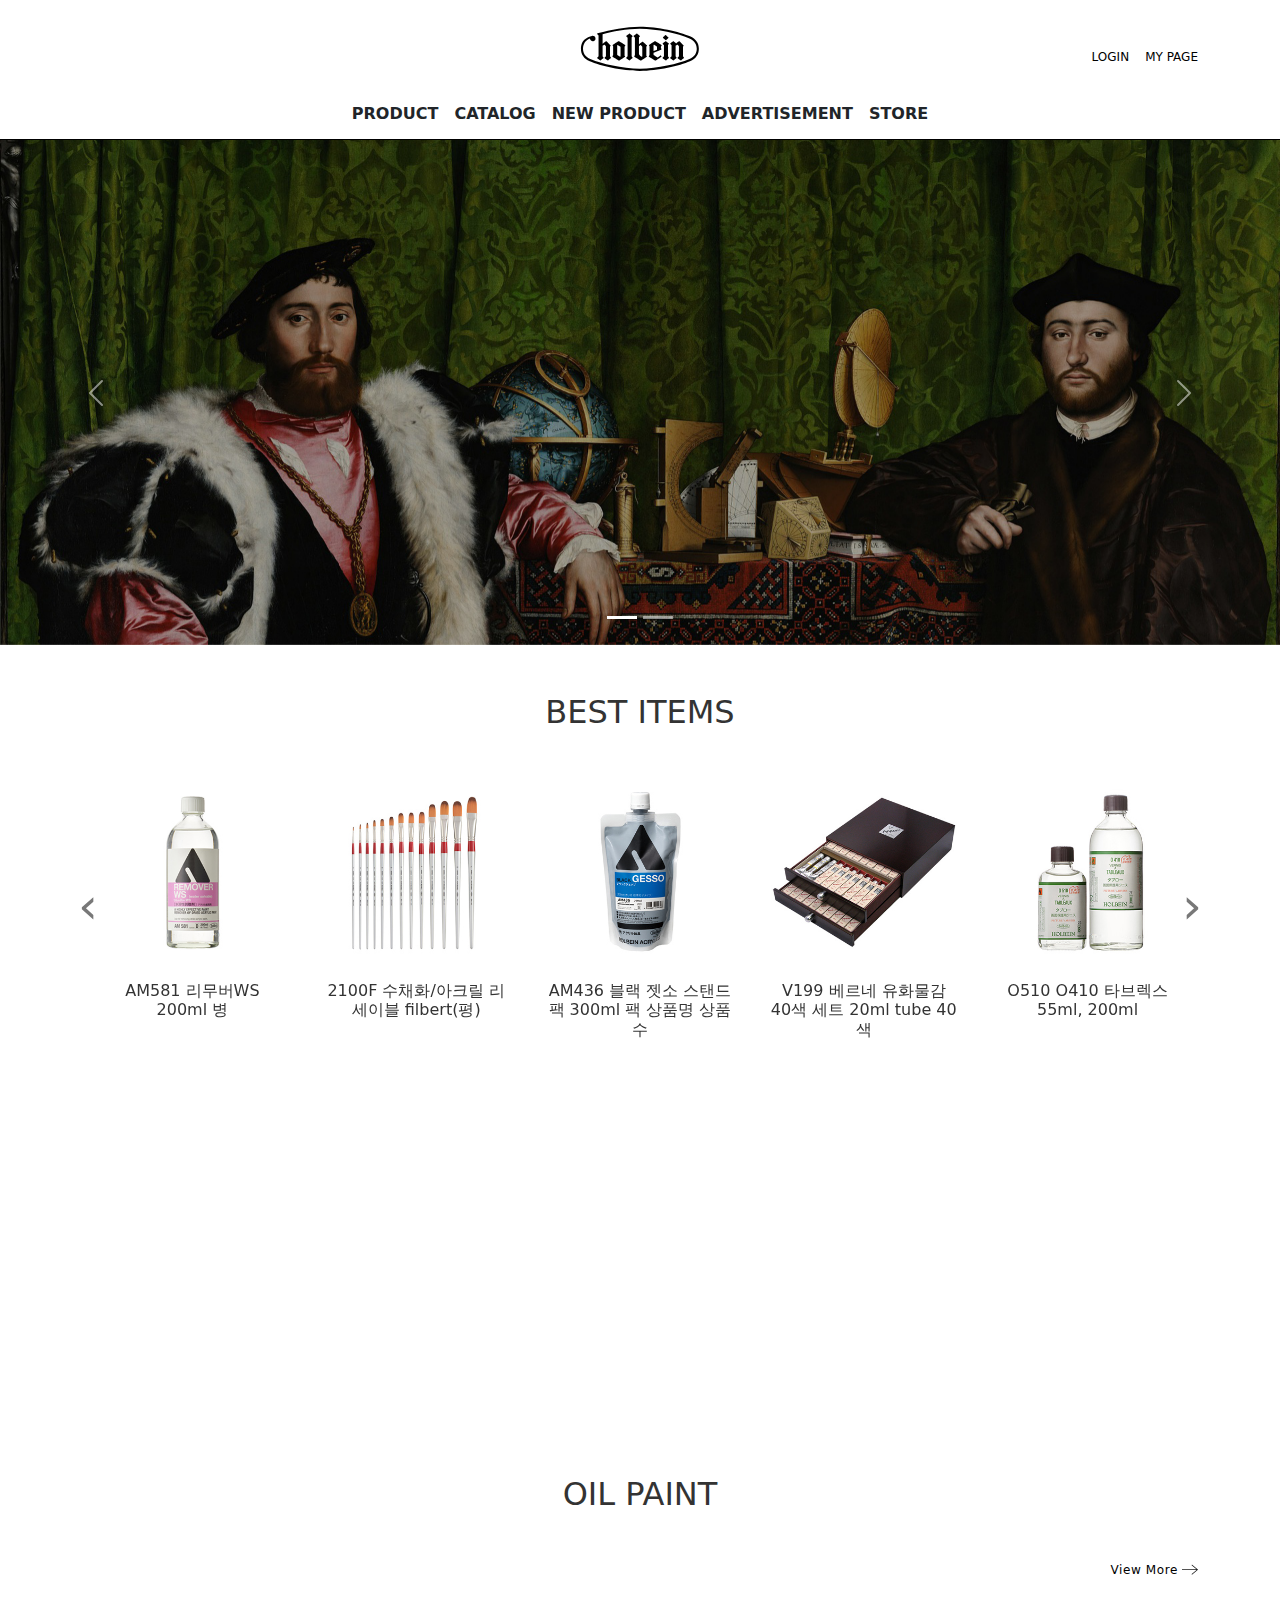
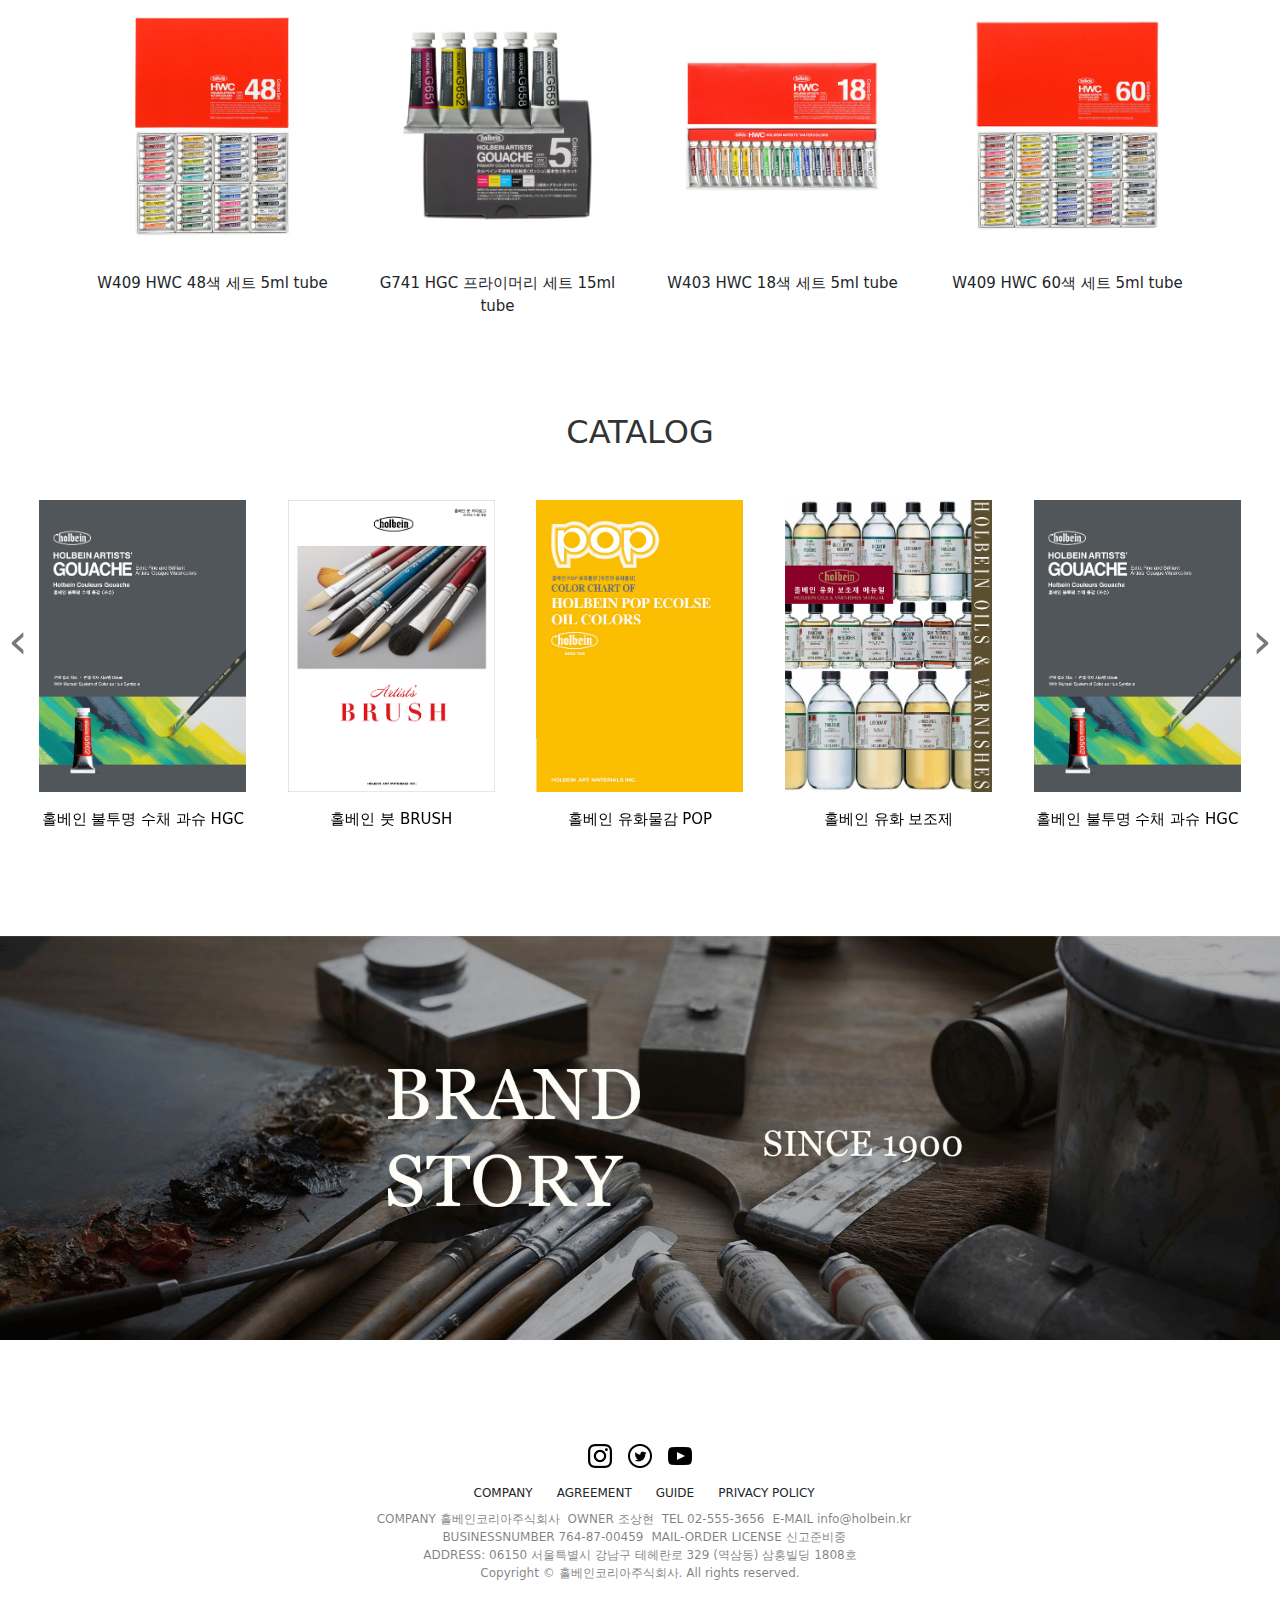
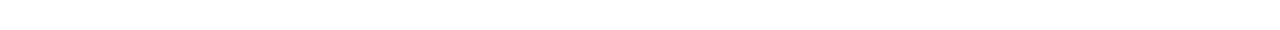
<file: index.html>
<!DOCTYPE html>
<html lang="en">

<head>
    <meta charset="UTF-8">
    <meta http-equiv="X-UA-Compatible" content="IE=edge">
    <meta name="viewport" content="width=device-width, initial-scale=1.0">
    <title>Holbein</title>
    <link rel="stylesheet" href="css/bootstrap.min.css">
    <link rel="stylesheet" href="css/main.css">
    <link rel="stylesheet" href="css/common.css">
    <link rel="shortcut icon" href="images/favicon.png">
    <link rel="stylesheet" href="css/owl.carousel.min.css">
    <link rel="stylesheet" href="css/owl.theme.default.min.css">
</head>
<body>
    <header>
        <!-- ================== navi ================== -->
      <div class="container navbar-expand-md">
         <div class="row position-relative">
                <h1 class="logo text-center px-0 py-2"><a href="index.html"><svg version="1.1" id="레이어_1" xmlns="http://www.w3.org/2000/svg" xmlns:xlink="http://www.w3.org/1999/xlink" x="0px" y="0px" width="120px" height="80px" viewBox="0 0 348.344 139.074" enable-background="new 0 0 348.344 139.074" xml:space="preserve">
                            <g>
                                <path d="M301.544,96.996c-0.652-0.653-2.551-2.541-2.551-2.541V65.449c0.746-0.663,1.385-1.334,1.702-1.732
		c0.362-0.454,0.46-0.953-0.271-1.897c-1.564-2.021-10.07-10.742-10.728-11.339c-1.022-0.93-1.541-0.979-2.491-0.271
		c-1.209,0.9-7.634,5.756-7.867,5.933c0,0-5.973-5.113-6.686-5.734c-0.698-0.607-1.619-0.965-2.49-0.311
		c-0.873,0.653-7.143,5.383-8.014,6.036c-0.873,0.653-0.506,1.235,0.147,1.89c0.654,0.654,3.488,3.395,3.488,3.395v32.414
		c0,0-2.825,2.74-3.48,3.395c-0.654,0.654-1.02,1.236-0.147,1.89c0.871,0.653,7.141,5.383,8.014,6.036
		c0.871,0.653,1.836,0.343,2.489-0.312c0.654-0.653,6.879-5.827,7.438-6.378c0.556-0.551,0.653-0.813,0-1.467
		c-0.653-0.653-2.555-2.541-2.555-2.541V63.851c-0.011-0.564,0.114-0.857,0.563-1.221c1.785-1.443,4.246-3.33,4.98-2.709
		c0.934,0.787,2.465,2.196,3.48,3.668c0.561,0.75,0.648,1.228,0.672,2.279v27.965c0,0-2.832,2.74-3.487,3.395
		c-0.653,0.654-1.021,1.236-0.147,1.89c0.871,0.653,7.141,5.383,8.014,6.036c0.871,0.653,1.836,0.343,2.488-0.312
		c0.654-0.653,6.879-5.827,7.438-6.378C302.101,97.912,302.198,97.65,301.544,96.996z"></path>
                                <path d="M149.908,38.753c0,0,1.896-1.888,2.55-2.541c0.653-0.654,0.555-0.916,0-1.467c-0.559-0.551-6.783-5.725-7.438-6.378
		c-0.653-0.654-1.618-0.965-2.489-0.311c-0.872,0.654-7.143,5.382-8.014,6.036c-0.872,0.653-0.506,1.235,0.147,1.889
		c0.655,0.654,3.488,3.396,3.488,3.396v54.455c0,0-2.826,2.74-3.48,3.395c-0.654,0.654-1.02,1.236-0.148,1.89
		s7.141,5.383,8.014,6.036c0.871,0.653,1.835,0.343,2.489-0.312c0.654-0.653,6.879-5.827,7.438-6.378
		c0.555-0.551,0.653-0.813,0-1.467c-0.654-0.653-2.558-2.541-2.558-2.541V38.753z"></path>
                                <path d="M131.323,63.069c0.267-0.363,0.522-1.593-0.346-2.135c-1.453-0.905-15.885-9.761-17.509-10.765
		c-1.021-0.63-1.72-0.406-2.41,0.054c-1.556,1.04-14.45,9.612-16.183,10.904c-1.083,0.808,0.291,2.015,1.313,3.028v26.222
		c0,0-1.655,2.087-1.901,2.424c-0.267,0.363-0.522,1.594,0.346,2.135c1.453,0.905,15.884,9.761,17.509,10.765
		c1.021,0.631,1.72,0.406,2.41-0.055c1.556-1.039,14.45-9.611,16.183-10.904c1.083-0.808-0.324-2.015-1.346-3.027V65.492
		C129.389,65.492,131.077,63.406,131.323,63.069z M116.199,95.014c-1.085-0.621-4.534-2.948-6.597-4.332
		c-0.831-0.558-1.662-0.941-1.662-3.116V63.74c0-2.644,0.521-3.426,1.471-2.884c1.085,0.62,4.534,2.947,6.597,4.331
		c0.831,0.558,1.649,0.942,1.649,3.116v23.826C117.657,94.774,117.149,95.556,116.199,95.014z"></path>
                                <path d="M159.441,39.377c0,0-2.874-2.741-3.528-3.396c-0.654-0.654-1.02-1.236-0.147-1.889c0.871-0.654,7.142-5.382,8.014-6.036
		c0.871-0.654,1.835-0.343,2.489,0.311c0.654,0.653,6.879,5.827,7.438,6.378c0.555,0.551,0.653,0.813,0,1.467
		c-0.654,0.653-2.541,2.541-2.541,2.541v20.081c0.232-0.177,8.448-6.41,9.657-7.311c0.951-0.708,1.471-0.659,2.492,0.271
		c0.656,0.598,9.162,8.004,10.727,10.025c0.73,0.944,0.633,1.443,0.271,1.897c-0.318,0.397-0.988,1.069-1.732,1.732v26.266
		c1.02,1.013,2.493,2.22,1.41,3.027c-1.732,1.293-14.627,9.865-16.184,10.904c-0.688,0.461-1.388,0.686-2.408,0.055
		c-1.625-1.004-16.056-9.859-17.51-10.765c-0.869-0.541-0.612-1.771-0.346-2.135c0.247-0.337,1.899-2.424,1.899-2.424V39.377z
		 M180.809,67.149c-0.024-1.051-0.071-1.529-0.634-2.279c-1.015-1.472-2.545-2.88-3.479-3.668c-0.734-0.62-3.197,1.267-4.982,2.709
		c-0.449,0.364-0.562,0.657-0.55,1.221V86.58c0.015,3.192,3.086,5.311,3.917,5.868c2.451,1.644,3.64,2.265,4.373,2.566
		c1.314,0.539,1.354-0.24,1.354-2.885V67.149z"></path>
                                <path d="M213.462,63.044c0.001-3.015,0.871-3.582,1.82-3.04c1.086,0.62,4.535,2.948,6.598,4.332c0.83,0.558,1.65,0.942,1.65,3.116
		v6.813c-3.486,1.487-7.442,3.188-10.068,4.302V63.044z M236.259,73.652c1.082-0.808-0.291-2.015-1.313-3.027v-5.132
		c0,0,1.678-2.086,1.925-2.423c0.267-0.363,0.522-1.593-0.346-2.135c-1.454-0.905-15.886-9.761-17.509-10.765
		c-1.021-0.63-1.721-0.406-2.41,0.054c-1.556,1.04-14.45,9.612-16.184,10.904c-1.082,0.808,0.291,2.015,1.313,3.028v26.222
		c0,0-1.654,2.087-1.9,2.424c-0.267,0.363-0.523,1.594,0.346,2.135c1.453,0.905,15.884,9.761,17.509,10.765
		c1.021,0.631,1.721,0.406,2.409-0.055c1.387-0.926,13.672-9.173,16.356-10.975c0.327-0.221,0.413-0.693,0.038-1.247
		c-0.182-0.265-1.342-2.171-1.771-2.435c-0.252-0.153-0.664-0.111-1.084,0.189c-2.01,1.445-8.495,6.042-9.168,5.603
		c-1.045-0.684-7.257-4.716-9.319-6.1c-0.831-0.558-1.688-0.941-1.688-3.116V83.61C218.718,81.313,235.75,74.032,236.259,73.652z"></path>
                                <g>
                                    <path d="M241.035,38.422c-0.537,0.546-0.703,1.356,0.336,2.222c0.886,0.738,6.367,5.58,6.854,6.013
			c0.645,0.574,1.361,0.597,2.245-0.33c0.652-0.652,5.711-5.311,6.14-5.747c0.537-0.545,0.703-1.356-0.336-2.222
			c-0.885-0.738-6.393-5.552-6.854-6.013c-0.462-0.462-1.551-0.594-2.243,0.33C246.943,32.907,242.074,37.366,241.035,38.422z"></path>
                                    <path d="M255.48,60.794c0,0,1.896-1.888,2.551-2.542c0.652-0.654,0.555-0.916,0-1.466c-0.561-0.551-6.783-5.725-7.438-6.378
			c-0.654-0.654-1.619-0.965-2.49-0.311c-0.872,0.653-7.143,5.383-8.014,6.036s-0.506,1.235,0.147,1.89
			c0.655,0.654,3.487,3.395,3.487,3.395v32.414c0,0-2.824,2.74-3.48,3.395c-0.652,0.654-1.02,1.236-0.146,1.89
			c0.871,0.653,7.142,5.383,8.014,6.036c0.871,0.653,1.836,0.343,2.49-0.312c0.654-0.653,6.877-5.827,7.436-6.378
			c0.557-0.551,0.654-0.813,0-1.467c-0.652-0.653-2.557-2.541-2.557-2.541V60.794z"></path>
                                </g>
                                <path d="M319.3,35.418C289.474,22.227,225.259,7.507,173.848,7.507c-39.596,0-86.776,8.732-120.002,18.772
		c0,0-2.872,1.024-3.596,1.41c-0.961,0.512-0.539,1.507,0.115,2.161c0.645,0.644,3.397,3.307,3.48,3.388l0.008,60.593
		c0,0-2.826,2.74-3.48,3.395c-0.654,0.654-1.02,1.236-0.147,1.89c0.871,0.653,7.141,5.383,8.014,6.036
		c0.871,0.653,1.835,0.343,2.489-0.312c0.654-0.653,6.878-5.827,7.438-6.378c0.555-0.551,0.653-0.813,0-1.467
		c-0.654-0.653-2.558-2.541-2.558-2.541l0.003-30.604c-0.012-0.564,0.114-0.857,0.564-1.221c1.784-1.443,4.246-3.33,4.98-2.709
		c0.934,0.787,2.464,2.196,3.479,3.668c0.561,0.75,0.609,1.228,0.633,2.279v27.965c0,0-2.794,2.74-3.448,3.395
		s-1.02,1.236-0.147,1.89c0.871,0.653,7.141,5.383,8.014,6.036c0.871,0.653,1.836,0.343,2.489-0.312
		c0.654-0.653,6.878-5.827,7.438-6.378c0.555-0.551,0.653-0.813,0-1.467c-0.654-0.653-2.551-2.541-2.551-2.541V65.449
		c0.746-0.663,1.384-1.334,1.701-1.732c0.362-0.454,0.46-0.953-0.271-1.897c-1.564-2.021-10.069-10.742-10.727-11.339
		c-1.021-0.93-1.542-0.979-2.492-0.271c-1.209,0.9-9.429,7.134-9.662,7.311l-0.013-27.707
		c26.957-7.578,72.658-16.009,108.249-15.817c51.443,0.277,111.75,14.535,142.279,27.201c18.51,7.68,22.748,20.121,22.77,30.656
		c-0.021,10.536-4.26,22.977-22.77,30.657c-30.528,12.665-90.836,27.2-142.279,27.2c-51.444,0-111.75-14.535-142.278-27.2
		C13.058,94.831,8.82,82.39,8.799,71.854c0-12.948,6.86-24.158,19.966-29.567c1.624,6.788,6.68,9.011,11.56,7.237
		c3.948-1.434,5.777-5.819,4.092-10.369c-1.112-3.001-3.984-5.441-9.99-4.798c-5.598,0.6-15.854,5.233-21.919,11.5
		c-2.359,2.438-9.817,11.15-9.804,25.996c0,16.23,8.162,28.683,25.691,36.436c29.825,13.191,94.041,27.911,145.452,27.911
		c51.412,0,115.626-14.72,145.453-27.911c17.529-7.753,25.691-20.205,25.691-36.436C344.992,55.624,336.83,43.172,319.3,35.418z"></path>
                            </g>
                        </svg></a></h1>
                <ul class="position-absolute end-0 w-auto nav pt-5 d-none d-md-block" id="rightGnb">
                    <li class="float-start nav-item ms-3"><a href="login.html">LOGIN</a></li>
                    <li class="float-start nav-item ms-3"><a href="#void">MY PAGE</a></li>
                </ul>
                <div class="navbar-toggler position-absolute ps-4 mt-4" data-bs-toggle="collapse" data-bs-target="#nav" style="width: 70px;">
                  <a href="#"><img src="images/menu-btn.png" alt="menu button"></a>
                </div>
            </div>
            <div class="row">
                <nav id="nav" class="collapse navbar-collapse justify-content-around">
                    <ul class="navbar-nav text-center mx-2 fw-bold">
                        <li class="nav-item"><a href="subPage1.html" class="nav-link h6 text-dark fw-bold">PRODUCT</a></li>
                        <li class="nav-item"><a href="#void" class="nav-link h6 text-dark fw-bold">CATALOG</a></li>
                        <li class="nav-item"><a href="subPage1.html" class="nav-link h6 text-dark fw-bold">NEW PRODUCT</a></li>
                        <li class="nav-item"><a href="#void" class="nav-link h6 text-dark fw-bold">ADVERTISEMENT</a></li>
                        <li class="nav-item"><a href="#void" class="nav-link h6 text-dark fw-bold">STORE</a></li>
                    </ul>
                </nav>
          </div>
      </div>
    </header>
    <!-- ================== mainBanner ================== -->
    <div class="container-fluid px-0" id="mainBanner">
        <div class="carousel slide" id="visual" data-bs-ride="carousel">
            <div class="carousel-inner">
                <div class="carousel-item active"><img src="images/banner1.jpg" alt="#void" class="w-100"></div>
                <div class="carousel-item"><img src="images/banner2.jpg" alt="#void" class="w-100"></div>
            </div>
            <ul class="list-unstyled">
                <li><a href="#visual" class="carousel-control-prev" data-bs-slide="prev"><span class="carousel-control-prev-icon" aria-hidden="true"></span></a></li>
                <li><a href="#visual" class="carousel-control-next" data-bs-slide="next"><span class="carousel-control-next-icon" aria-hidden="true"></span></a></li>
            </ul>
            <ol class="carousel-indicators">
                <li data-bs-target="#visual" data-bs-slide-to="0" class="active"></li>
                <li data-bs-target="#visual" data-bs-slide-to="1"></li>
            </ol>
        </div>
    </div>
    <!-- ================== container ================== -->
    <div id="container">
    <!-- ================== best items ================== -->
    <div class="bestItemsWrap container py-5 px-2">
        <h2 class="conTitle text-center mb-5">BEST ITEMS</h2>
        <div class="owl-carousel owl-theme">
            <div class="item">
                    <img src="images/bestItem1.jpg" alt="item1">
                    <div class="card-body">
                        <h6 class="card-title text-center">AM581 리무버WS 200ml 병</h6>
                    </div>
            </div>
            <div class="item">
                    <img src="images/bestItem2.jpg" alt="item2">
                    <div class="card-body">
                        <h6 class="card-title text-center">2100F 수채화/아크릴 리세이블 filbert(평)</h6>
                    </div>
            </div>
            <div class="item">
                    <img src="images/bestItem3.jpg" alt="item3">
                    <div class="card-body">
                        <h6 class="card-title text-center">AM436 블랙 젯소 스탠드팩 300ml 팩 상품명 상품수</h6>
                    </div>
            </div>
            <div class="item">
                    <img src="images/bestItem4.jpg" alt="item4">
                    <div class="card-body">
                        <h6 class="card-title text-center">V199 베르네 유화물감 40색 세트 20ml tube 40색</h6>
                    </div>
            </div>
            <div class="item">
                    <img src="images/bestItem5.jpg" alt="item5">
                    <div class="card-body">
                        <h6 class="card-title text-center">O510 O410 타브렉스 55ml, 200ml</h6>
                    </div>
            </div>
            <div class="item">
                    <img src="images/bestItem6.jpg" alt="item6">
                    <div class="card-body">
                        <h6 class="card-title text-center">G731 HGC 84색 세트 15ml tube</h6>
                    </div>
            </div>
            <div class="item">
                    <img src="images/bestItem7.jpg" alt="item7">
                    <div class="card-body">
                        <h6 class="card-title text-center">H401 H501 투명 미디움 50ml, 110ml tube</h6>
                    </div>
            </div>
            <div class="item">
                    <img src="images/bestItem8.jpg" alt="item8">
                    <div class="card-body">
                        <h6 class="card-title text-center">V192 베르네 유화물감 12색 세트 20ml tube 12색</h6>
                    </div>
            </div>
        </div>
    </div>
    <!-- ================== fixed banner ================== -->
    <div class="fixedBannerWrap container-fluid px-0 my-5">
        <div class="fixedBanner">
        </div>
    </div>
    <!-- ================== oil paint ================== -->
    <div class="oilPaintWrap container py-5">
        <h2 class="conTitle text-center mb-5">OIL PAINT</h2>
        <p class="arrowText text-end mb-3"><a href="subPage1.html">View More</a></p>
        <ul class="d-flex row justify-content-around text-center list-unstyled">
            <li class="col-lg-3 col-6"><a href="#voidvoid" class="text-dark text-decoration-none">
              <img src="images/item1/item1-1.jpg" alt="item1-1" class="w-100">
              <span class="d-block mt-3">W409 HWC 48색 세트 5ml tube</span></a>
            </li>
            <li class="col-lg-3 col-6"><a href="#void" class="text-dark text-decoration-none">
              <img src="images/item1/item1-2.jpg" alt="item1-2" class="w-100">
              <span class="d-block mt-3">G741 HGC 프라이머리 세트 15ml tube</span></a>
            </li>
            <li class="col-lg-3 col-6"><a href="#void" class="text-dark text-decoration-none">
              <img src="images/item1/item1-3.jpg" alt="item1-3" class="w-100">
              <span class="d-block mt-3">W403 HWC 18색 세트 5ml tube</span></a>
            </li>
            <li class="col-lg-3 col-6"><a href="#void" class="text-dark text-decoration-none">
              <img src="images/item1/item1-4.jpg" alt="item1-4" class="w-100">
              <span class="d-block mt-3">W409 HWC 60색 세트 5ml tube</span></a>
            </li>
        </ul>
    </div>
    <!-- ================== catalog ================== -->
    <div class="coatalogWrap py-5 px-2">
      <h2 class="conTitle text-center mb-5">CATALOG</h2>
        <ul class="catalogImg justify-content-around text-center px-2 list-unstyled owl-carousel owl-theme">
            <li><a href="#void">
              <img src="images/catalog1.jpg" alt="catalog1">
              <span class="d-block mt-3 ">홀베인 불투명 수채 과슈 HGC</span></a>
            </li>
            <li><a href="#void">
              <img src="images/catalog2.jpg" alt="catalog2">
              <span class="d-block mt-3 ">홀베인 붓 BRUSH</span></a>
            </li>
            <li><a href="#void">
              <img src="images/catalog3.jpg" alt="catalog3">
              <span class="d-block mt-3 ">홀베인 유화물감 POP</span></a>
            </li>
            <li><a href="#void">
              <img src="images/catalog4.jpg" alt="catalog4">
              <span class="d-block mt-3 ">홀베인 유화 보조제</span></a>
            </li>
            <li><a href="#void">
              <img src="images/catalog1.jpg" alt="catalog5">
              <span class="d-block mt-3 ">홀베인 불투명 수채 과슈 HGC</span></a>
            </li>
            <li><a href="#void">
              <img src="images/catalog2.jpg" alt="catalog6">
              <span class="d-block mt-3 ">홀베인 붓 BRUSH</span></a>
            </li>
            <li><a href="#void">
              <img src="images/catalog3.jpg" alt="catalog7">
              <span class="d-block mt-3 ">홀베인 유화물감 POP</span></a>
            </li>
            <li><a href="#void">
              <img src="images/catalog4.jpg" alt="catalog8">
              <span class="d-block mt-3 ">홀베인 유화 보조제</span></a>
            </li>
        </ul>
    </div>
      <!-- ================== banner img ================== -->
    <div class="bannerWrap container-fluid px-0 my-5">
        <div><img src="images/banner.jpg" alt="" class="w-100"></div>
    </div>
    </div>
    <!-- ================== footer ================== -->
    <footer>
      <div class="container py-5 mt-5 text-center">
        <ul class="sns px-0 nav justify-content-center">
          <li class="p-2"><a href="#void"><img src="images/instagram.png" alt="instagram"></a></li>
          <li class="p-2"><a href="#void"><img src="images/twitter.png" alt="twitter"></a></li>
          <li class="p-2"><a href="#void"><img src="images/youtube.png" alt="youtube"></a></li>
        </ul>
        <ul class="footMenu nav justify-content-center">
          <li class="nav-item p-2"><a href="#void" class="text-dark ms-2">COMPANY</a></li>
          <li class="nav-item p-2"><a href="#void" class="text-dark ms-2">AGREEMENT</a></li>
          <li class="nav-item p-2"><a href="#void" class="text-dark ms-2">GUIDE</a></li>
          <li class="nav-item p-2"><a href="#void" class="text-dark ms-2">PRIVACY POLICY</a></li>
        </ul>
        <ul class="contact nav justify-content-center">
          <li class="ms-2 "><a href="#void" class="text-black-50">COMPANY 홀베인코리아주식회사</a></li>
          <li class="ms-2"><a href="#void" class="text-black-50">OWNER 조상현</a></li>
          <li class="ms-2"><a href="#void" class="text-black-50">TEL 02-555-3656</a></li>
          <li class="ms-2"><a href="#void" class="text-black-50">E-MAIL info@holbein.kr</a></li>
        </ul>
        <ul class="contact nav justify-content-center">
          <li class="ms-2 "><a href="#void" class="text-black-50">BUSINESSNUMBER 764-87-00459</a></li>
          <li class="ms-2"><a href="#void" class="text-black-50">MAIL-ORDER LICENSE 신고준비중</a></li>
        </ul>
        <address class="mb-0 text-black-50">
          ADDRESS: 06150 서울특별시 강남구 테헤란로 329 (역삼동) 삼흥빌딩 1808호
        </address>
        <p class="text-black-50">Copyright © 홀베인코리아주식회사. All rights reserved.</p>
      </div>
    </footer>
    <!-- ================== script ================== -->
    <script src="js/bootstrap.bundle.min.js"></script>
    <script src="https://code.jquery.com/jquery-3.5.1.min.js"></script>
    <script src="https://cdnjs.cloudflare.com/ajax/libs/popper.js/1.14.7/umd/popper.min.js"></script>
    <script src="https://stackpath.bootstrapcdn.com/bootstrap/4.3.1/js/bootstrap.min.js"></script>
    <script src="js/owl.carousel.min.js"></script>
    <script>
        $('.owl-carousel').owlCarousel({
            autoplay: true,
            autoplayHoverPause: true,
            items: 4,
            nav: true,
            dots: true,
            loop: true,
            lazyLoad: true,
            margin: 5,
            stagePadding: 5,
            responsive: {
                0: {
                    items: 1,
                    dots: false
                },
                485: {
                    items: 2,
                    dots: false
                },
                728: {
                    items: 3,
                    loop: true
                },
                960: {
                    items: 4,
                    loop: true
                },
                1200: {
                    items: 5,
                    dots: false
                }
            }
        });
    </script>
</body>
</html>
</file>
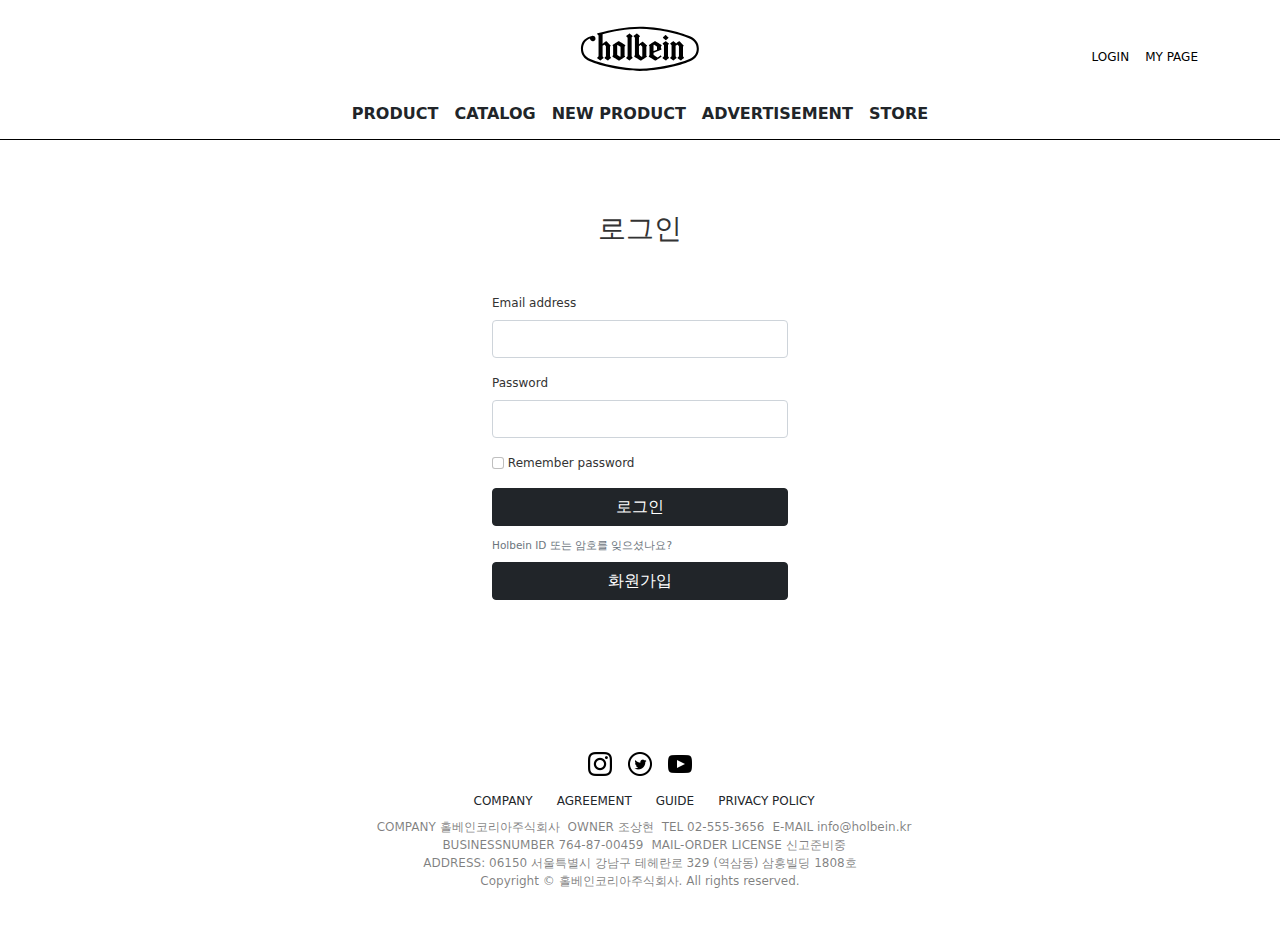
<file: login.html>
<!DOCTYPE html>
<html lang="en">

<head>
    <meta charset="UTF-8">
    <meta http-equiv="X-UA-Compatible" content="IE=edge">
    <meta name="viewport" content="width=device-width, initial-scale=1.0">
    <title>Holbein-login</title>
    <link rel="stylesheet" href="css/bootstrap.min.css">
    <link rel="stylesheet" href="css/main.css">
    <link rel="stylesheet" href="css/common.css">
    <link rel="shortcut icon" href="images/favicon.png">
</head>

<body>
  <header>
    <!-- ================== navi ================== -->
  <div class="container navbar-expand-md">
     <div class="row position-relative">
            <h1 class="logo text-center px-0 py-2"><a href="index.html"><svg version="1.1" id="레이어_1" xmlns="http://www.w3.org/2000/svg" xmlns:xlink="http://www.w3.org/1999/xlink" x="0px" y="0px" width="120px" height="80px" viewBox="0 0 348.344 139.074" enable-background="new 0 0 348.344 139.074" xml:space="preserve">
                        <g>
                            <path d="M301.544,96.996c-0.652-0.653-2.551-2.541-2.551-2.541V65.449c0.746-0.663,1.385-1.334,1.702-1.732
c0.362-0.454,0.46-0.953-0.271-1.897c-1.564-2.021-10.07-10.742-10.728-11.339c-1.022-0.93-1.541-0.979-2.491-0.271
c-1.209,0.9-7.634,5.756-7.867,5.933c0,0-5.973-5.113-6.686-5.734c-0.698-0.607-1.619-0.965-2.49-0.311
c-0.873,0.653-7.143,5.383-8.014,6.036c-0.873,0.653-0.506,1.235,0.147,1.89c0.654,0.654,3.488,3.395,3.488,3.395v32.414
c0,0-2.825,2.74-3.48,3.395c-0.654,0.654-1.02,1.236-0.147,1.89c0.871,0.653,7.141,5.383,8.014,6.036
c0.871,0.653,1.836,0.343,2.489-0.312c0.654-0.653,6.879-5.827,7.438-6.378c0.556-0.551,0.653-0.813,0-1.467
c-0.653-0.653-2.555-2.541-2.555-2.541V63.851c-0.011-0.564,0.114-0.857,0.563-1.221c1.785-1.443,4.246-3.33,4.98-2.709
c0.934,0.787,2.465,2.196,3.48,3.668c0.561,0.75,0.648,1.228,0.672,2.279v27.965c0,0-2.832,2.74-3.487,3.395
c-0.653,0.654-1.021,1.236-0.147,1.89c0.871,0.653,7.141,5.383,8.014,6.036c0.871,0.653,1.836,0.343,2.488-0.312
c0.654-0.653,6.879-5.827,7.438-6.378C302.101,97.912,302.198,97.65,301.544,96.996z"></path>
                            <path d="M149.908,38.753c0,0,1.896-1.888,2.55-2.541c0.653-0.654,0.555-0.916,0-1.467c-0.559-0.551-6.783-5.725-7.438-6.378
c-0.653-0.654-1.618-0.965-2.489-0.311c-0.872,0.654-7.143,5.382-8.014,6.036c-0.872,0.653-0.506,1.235,0.147,1.889
c0.655,0.654,3.488,3.396,3.488,3.396v54.455c0,0-2.826,2.74-3.48,3.395c-0.654,0.654-1.02,1.236-0.148,1.89
s7.141,5.383,8.014,6.036c0.871,0.653,1.835,0.343,2.489-0.312c0.654-0.653,6.879-5.827,7.438-6.378
c0.555-0.551,0.653-0.813,0-1.467c-0.654-0.653-2.558-2.541-2.558-2.541V38.753z"></path>
                            <path d="M131.323,63.069c0.267-0.363,0.522-1.593-0.346-2.135c-1.453-0.905-15.885-9.761-17.509-10.765
c-1.021-0.63-1.72-0.406-2.41,0.054c-1.556,1.04-14.45,9.612-16.183,10.904c-1.083,0.808,0.291,2.015,1.313,3.028v26.222
c0,0-1.655,2.087-1.901,2.424c-0.267,0.363-0.522,1.594,0.346,2.135c1.453,0.905,15.884,9.761,17.509,10.765
c1.021,0.631,1.72,0.406,2.41-0.055c1.556-1.039,14.45-9.611,16.183-10.904c1.083-0.808-0.324-2.015-1.346-3.027V65.492
C129.389,65.492,131.077,63.406,131.323,63.069z M116.199,95.014c-1.085-0.621-4.534-2.948-6.597-4.332
c-0.831-0.558-1.662-0.941-1.662-3.116V63.74c0-2.644,0.521-3.426,1.471-2.884c1.085,0.62,4.534,2.947,6.597,4.331
c0.831,0.558,1.649,0.942,1.649,3.116v23.826C117.657,94.774,117.149,95.556,116.199,95.014z"></path>
                            <path d="M159.441,39.377c0,0-2.874-2.741-3.528-3.396c-0.654-0.654-1.02-1.236-0.147-1.889c0.871-0.654,7.142-5.382,8.014-6.036
c0.871-0.654,1.835-0.343,2.489,0.311c0.654,0.653,6.879,5.827,7.438,6.378c0.555,0.551,0.653,0.813,0,1.467
c-0.654,0.653-2.541,2.541-2.541,2.541v20.081c0.232-0.177,8.448-6.41,9.657-7.311c0.951-0.708,1.471-0.659,2.492,0.271
c0.656,0.598,9.162,8.004,10.727,10.025c0.73,0.944,0.633,1.443,0.271,1.897c-0.318,0.397-0.988,1.069-1.732,1.732v26.266
c1.02,1.013,2.493,2.22,1.41,3.027c-1.732,1.293-14.627,9.865-16.184,10.904c-0.688,0.461-1.388,0.686-2.408,0.055
c-1.625-1.004-16.056-9.859-17.51-10.765c-0.869-0.541-0.612-1.771-0.346-2.135c0.247-0.337,1.899-2.424,1.899-2.424V39.377z
 M180.809,67.149c-0.024-1.051-0.071-1.529-0.634-2.279c-1.015-1.472-2.545-2.88-3.479-3.668c-0.734-0.62-3.197,1.267-4.982,2.709
c-0.449,0.364-0.562,0.657-0.55,1.221V86.58c0.015,3.192,3.086,5.311,3.917,5.868c2.451,1.644,3.64,2.265,4.373,2.566
c1.314,0.539,1.354-0.24,1.354-2.885V67.149z"></path>
                            <path d="M213.462,63.044c0.001-3.015,0.871-3.582,1.82-3.04c1.086,0.62,4.535,2.948,6.598,4.332c0.83,0.558,1.65,0.942,1.65,3.116
v6.813c-3.486,1.487-7.442,3.188-10.068,4.302V63.044z M236.259,73.652c1.082-0.808-0.291-2.015-1.313-3.027v-5.132
c0,0,1.678-2.086,1.925-2.423c0.267-0.363,0.522-1.593-0.346-2.135c-1.454-0.905-15.886-9.761-17.509-10.765
c-1.021-0.63-1.721-0.406-2.41,0.054c-1.556,1.04-14.45,9.612-16.184,10.904c-1.082,0.808,0.291,2.015,1.313,3.028v26.222
c0,0-1.654,2.087-1.9,2.424c-0.267,0.363-0.523,1.594,0.346,2.135c1.453,0.905,15.884,9.761,17.509,10.765
c1.021,0.631,1.721,0.406,2.409-0.055c1.387-0.926,13.672-9.173,16.356-10.975c0.327-0.221,0.413-0.693,0.038-1.247
c-0.182-0.265-1.342-2.171-1.771-2.435c-0.252-0.153-0.664-0.111-1.084,0.189c-2.01,1.445-8.495,6.042-9.168,5.603
c-1.045-0.684-7.257-4.716-9.319-6.1c-0.831-0.558-1.688-0.941-1.688-3.116V83.61C218.718,81.313,235.75,74.032,236.259,73.652z"></path>
                            <g>
                                <path d="M241.035,38.422c-0.537,0.546-0.703,1.356,0.336,2.222c0.886,0.738,6.367,5.58,6.854,6.013
  c0.645,0.574,1.361,0.597,2.245-0.33c0.652-0.652,5.711-5.311,6.14-5.747c0.537-0.545,0.703-1.356-0.336-2.222
  c-0.885-0.738-6.393-5.552-6.854-6.013c-0.462-0.462-1.551-0.594-2.243,0.33C246.943,32.907,242.074,37.366,241.035,38.422z"></path>
                                <path d="M255.48,60.794c0,0,1.896-1.888,2.551-2.542c0.652-0.654,0.555-0.916,0-1.466c-0.561-0.551-6.783-5.725-7.438-6.378
  c-0.654-0.654-1.619-0.965-2.49-0.311c-0.872,0.653-7.143,5.383-8.014,6.036s-0.506,1.235,0.147,1.89
  c0.655,0.654,3.487,3.395,3.487,3.395v32.414c0,0-2.824,2.74-3.48,3.395c-0.652,0.654-1.02,1.236-0.146,1.89
  c0.871,0.653,7.142,5.383,8.014,6.036c0.871,0.653,1.836,0.343,2.49-0.312c0.654-0.653,6.877-5.827,7.436-6.378
  c0.557-0.551,0.654-0.813,0-1.467c-0.652-0.653-2.557-2.541-2.557-2.541V60.794z"></path>
                            </g>
                            <path d="M319.3,35.418C289.474,22.227,225.259,7.507,173.848,7.507c-39.596,0-86.776,8.732-120.002,18.772
c0,0-2.872,1.024-3.596,1.41c-0.961,0.512-0.539,1.507,0.115,2.161c0.645,0.644,3.397,3.307,3.48,3.388l0.008,60.593
c0,0-2.826,2.74-3.48,3.395c-0.654,0.654-1.02,1.236-0.147,1.89c0.871,0.653,7.141,5.383,8.014,6.036
c0.871,0.653,1.835,0.343,2.489-0.312c0.654-0.653,6.878-5.827,7.438-6.378c0.555-0.551,0.653-0.813,0-1.467
c-0.654-0.653-2.558-2.541-2.558-2.541l0.003-30.604c-0.012-0.564,0.114-0.857,0.564-1.221c1.784-1.443,4.246-3.33,4.98-2.709
c0.934,0.787,2.464,2.196,3.479,3.668c0.561,0.75,0.609,1.228,0.633,2.279v27.965c0,0-2.794,2.74-3.448,3.395
s-1.02,1.236-0.147,1.89c0.871,0.653,7.141,5.383,8.014,6.036c0.871,0.653,1.836,0.343,2.489-0.312
c0.654-0.653,6.878-5.827,7.438-6.378c0.555-0.551,0.653-0.813,0-1.467c-0.654-0.653-2.551-2.541-2.551-2.541V65.449
c0.746-0.663,1.384-1.334,1.701-1.732c0.362-0.454,0.46-0.953-0.271-1.897c-1.564-2.021-10.069-10.742-10.727-11.339
c-1.021-0.93-1.542-0.979-2.492-0.271c-1.209,0.9-9.429,7.134-9.662,7.311l-0.013-27.707
c26.957-7.578,72.658-16.009,108.249-15.817c51.443,0.277,111.75,14.535,142.279,27.201c18.51,7.68,22.748,20.121,22.77,30.656
c-0.021,10.536-4.26,22.977-22.77,30.657c-30.528,12.665-90.836,27.2-142.279,27.2c-51.444,0-111.75-14.535-142.278-27.2
C13.058,94.831,8.82,82.39,8.799,71.854c0-12.948,6.86-24.158,19.966-29.567c1.624,6.788,6.68,9.011,11.56,7.237
c3.948-1.434,5.777-5.819,4.092-10.369c-1.112-3.001-3.984-5.441-9.99-4.798c-5.598,0.6-15.854,5.233-21.919,11.5
c-2.359,2.438-9.817,11.15-9.804,25.996c0,16.23,8.162,28.683,25.691,36.436c29.825,13.191,94.041,27.911,145.452,27.911
c51.412,0,115.626-14.72,145.453-27.911c17.529-7.753,25.691-20.205,25.691-36.436C344.992,55.624,336.83,43.172,319.3,35.418z"></path>
                        </g>
                    </svg></a></h1>
            <ul class="position-absolute end-0 w-auto nav pt-5 d-none d-md-block" id="rightGnb">
                <li class="float-start nav-item ms-3"><a href="login.html">LOGIN</a></li>
                <li class="float-start nav-item ms-3"><a href="#void">MY PAGE</a></li>
            </ul>
            <div class="navbar-toggler position-absolute ps-4 mt-4" data-bs-toggle="collapse" data-bs-target="#nav" style="width: 70px;">
              <a href="#"><img src="images/menu-btn.png" alt="menu button"></a>
            </div>
        </div>
        <div class="row">
            <nav id="nav" class="collapse navbar-collapse justify-content-around">
                <ul class="navbar-nav text-center mx-2 fw-bold">
                    <li class="nav-item"><a href="subPage1.html" class="nav-link h6 text-dark fw-bold">PRODUCT</a></li>
                    <li class="nav-item"><a href="#void" class="nav-link h6 text-dark fw-bold">CATALOG</a></li>
                    <li class="nav-item"><a href="subPage1.html" class="nav-link h6 text-dark fw-bold">NEW PRODUCT</a></li>
                    <li class="nav-item"><a href="#void" class="nav-link h6 text-dark fw-bold">ADVERTISEMENT</a></li>
                    <li class="nav-item"><a href="#void" class="nav-link h6 text-dark fw-bold">STORE</a></li>
                </ul>
            </nav>
      </div>
  </div>
</header>
    <!-- ================== container ================== -->
    <div id="container">
      <!-- ================== login ================== -->
          <div class="row py-5 loginWrap mt-4 mb-5 col-sm-9 col-md-7 col-lg-3 mx-auto">
            <h3 class="text-center">로그인</h3>
            <form method="GET" id="login-form">
                <div class="mb-3 mt-5">
                  <label for="exampleInputEmail1" class="form-label">Email address</label>
                  <input type="email" name="id" class="form-control" id="exampleInputEmail1" required>
                </div>
                <div class="mb-3">
                  <label for="exampleInputPassword1" class="form-label">Password</label>
                  <input type="password" name="password" class="form-control" id="exampleInputPassword1" pattern="[A-Za-z]{8}" required>
                </div>
                <div class="mb-3">
                  <input class="form-check-input" type="checkbox" id="rememberPasswordCheck">
                  <label class="form-check-label" for="rememberPasswordCheck">Remember password</label>
                </div>
                <div class="d-grid gap-2 col-12 mx-auto">
                  <button class="btn btn-dark" type="submit">로그인</button>
                  <div id="submitHelp" class="form-text">Holbein ID 또는 암호를 잊으셨나요?</div>
                  <button class="btn btn-dark" type="button">화원가입</button>
                </div>
              </form>
              </div>
              </div>
      <!-- ================== footer ================== -->
      <footer>
        <div class="container py-5 mt-5 text-center">
          <ul class="sns px-0 nav justify-content-center">
            <li class="p-2"><a href="#void"><img src="images/instagram.png" alt="instagram"></a></li>
            <li class="p-2"><a href="#void"><img src="images/twitter.png" alt="twitter"></a></li>
            <li class="p-2"><a href="#void"><img src="images/youtube.png" alt="youtube"></a></li>
          </ul>
          <ul class="footMenu nav justify-content-center">
            <li class="nav-item p-2"><a href="#void" class="text-dark ms-2">COMPANY</a></li>
            <li class="nav-item p-2"><a href="#void" class="text-dark ms-2">AGREEMENT</a></li>
            <li class="nav-item p-2"><a href="#void" class="text-dark ms-2">GUIDE</a></li>
            <li class="nav-item p-2"><a href="#void" class="text-dark ms-2">PRIVACY POLICY</a></li>
          </ul>
          <ul class="contact nav justify-content-center">
            <li class="ms-2 "><a href="#void" class="text-black-50">COMPANY 홀베인코리아주식회사</a></li>
            <li class="ms-2"><a href="#void" class="text-black-50">OWNER 조상현</a></li>
            <li class="ms-2"><a href="#void" class="text-black-50">TEL 02-555-3656</a></li>
            <li class="ms-2"><a href="#void" class="text-black-50">E-MAIL info@holbein.kr</a></li>
          </ul>
          <ul class="contact nav justify-content-center">
            <li class="ms-2 "><a href="#void" class="text-black-50">BUSINESSNUMBER 764-87-00459</a></li>
            <li class="ms-2"><a href="#void" class="text-black-50">MAIL-ORDER LICENSE 신고준비중</a></li>
          </ul>
          <address class="mb-0 text-black-50">
            ADDRESS: 06150 서울특별시 강남구 테헤란로 329 (역삼동) 삼흥빌딩 1808호
          </address>
          <p class="text-black-50">Copyright © 홀베인코리아주식회사. All rights reserved.</p>
        </div>
      </footer>
    <!-- ================== script ================== -->
</body>
</html>
</file>
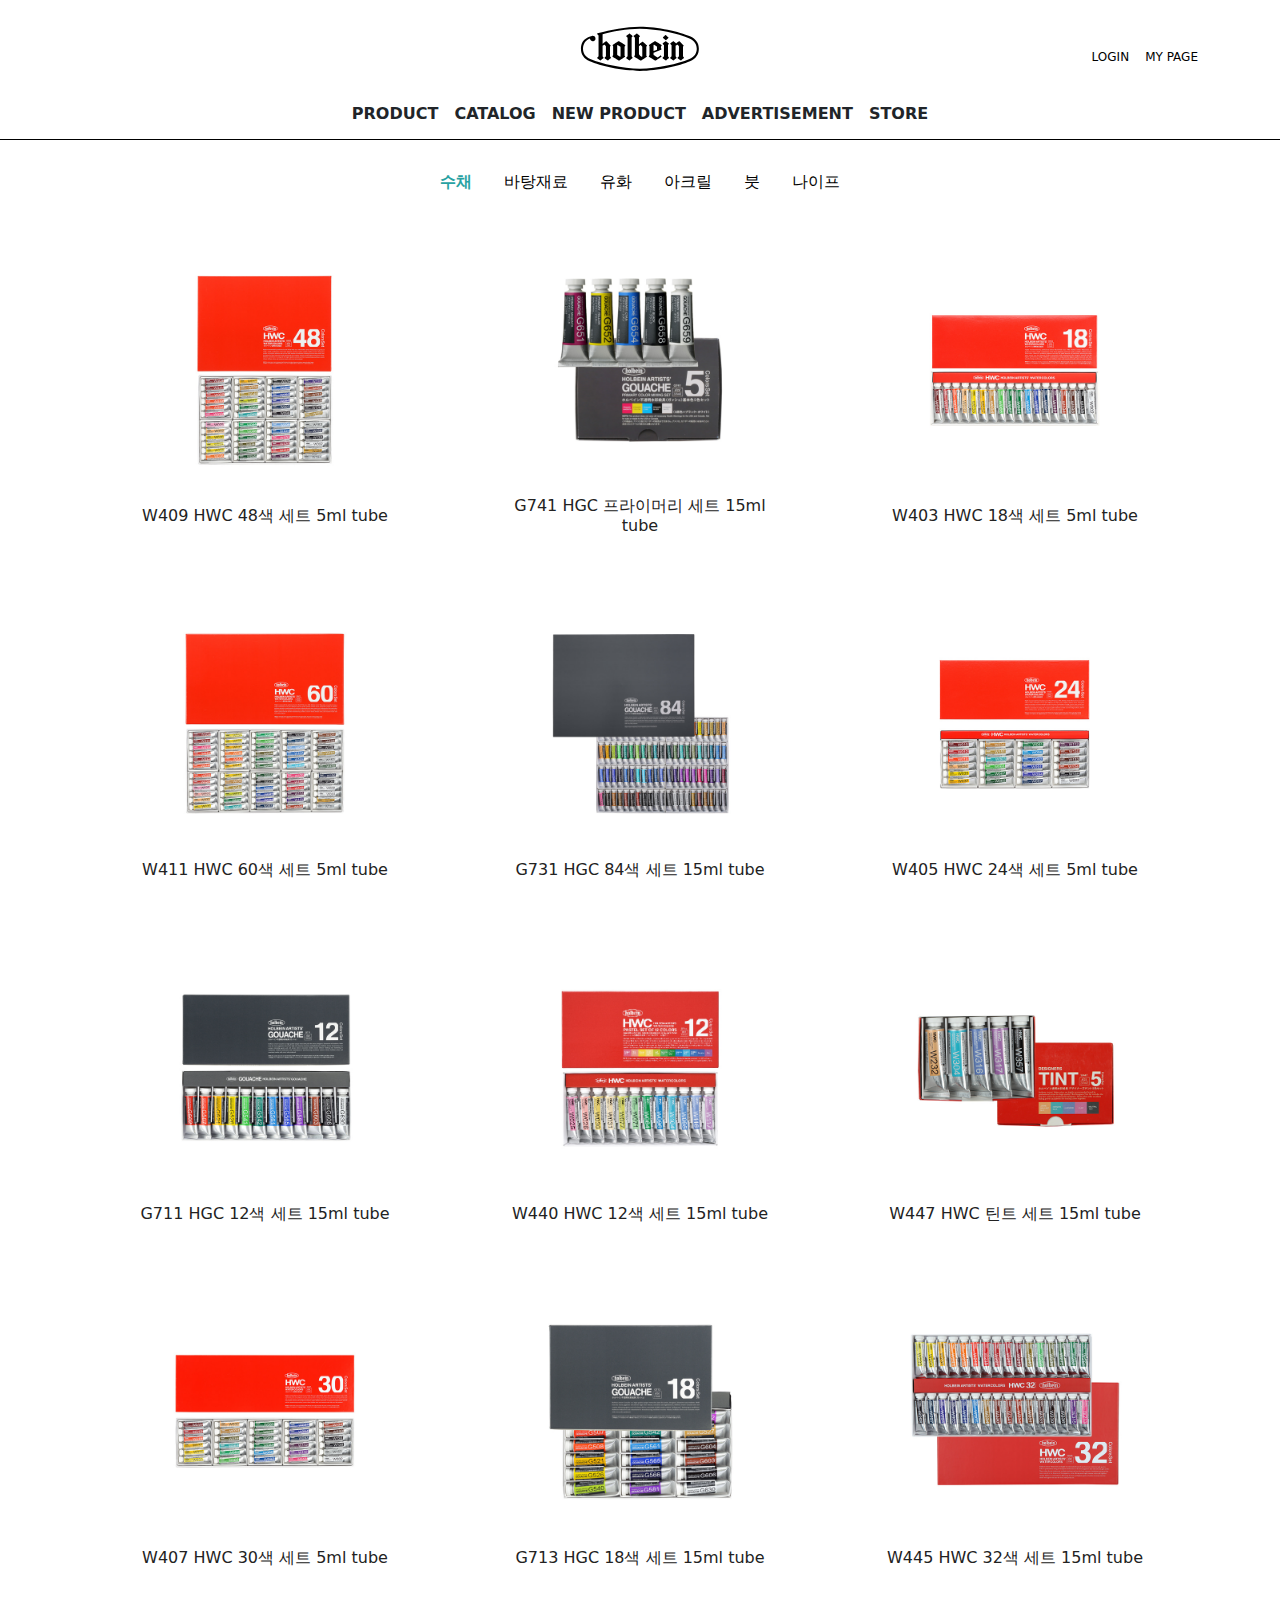
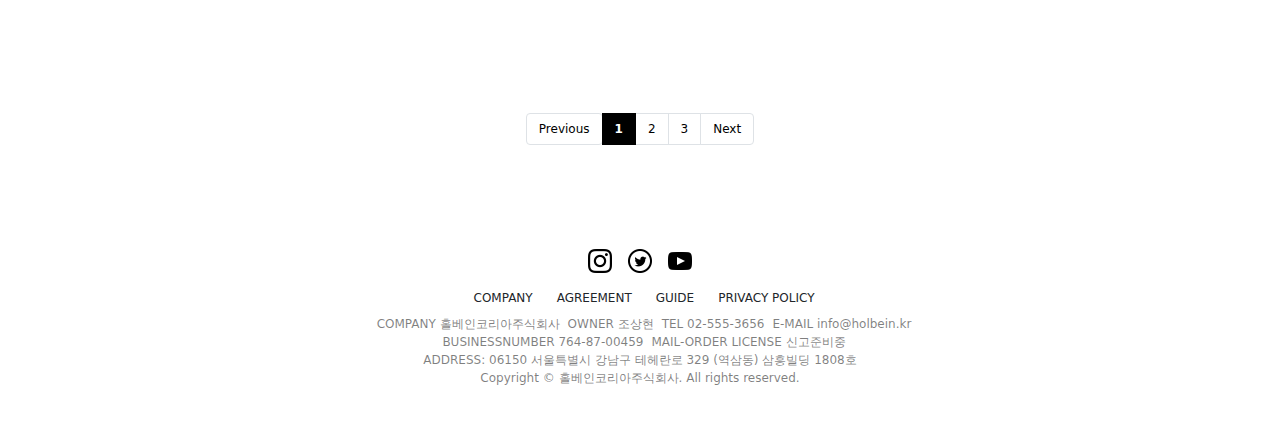
<file: subPage1.html>
<!DOCTYPE html>
  <html lang="en">
    
    <head>
      <meta charset="UTF-8">
      <meta http-equiv="X-UA-Compatible" content="IE=edge">
      <meta name="viewport" content="width=device-width, initial-scale=1.0">
      <title>PRODUCT</title>
      <link rel="stylesheet" href="css/subPageStyle.css">
      <link rel="stylesheet" href="css/bootstrap.min.css">
      <link rel="shortcut icon" href="images/favicon.png">
      <link rel="stylesheet" href="css/common.css">
  </head>
  <body>
  <header>
    <!-- ================== navi ================== -->
  <div class="container navbar-expand-md">
     <div class="row position-relative">
            <h1 class="logo text-center px-0 py-2"><a href="index.html"><svg version="1.1" id="레이어_1" xmlns="http://www.w3.org/2000/svg" xmlns:xlink="http://www.w3.org/1999/xlink" x="0px" y="0px" width="120px" height="80px" viewBox="0 0 348.344 139.074" enable-background="new 0 0 348.344 139.074" xml:space="preserve">
                        <g>
                            <path d="M301.544,96.996c-0.652-0.653-2.551-2.541-2.551-2.541V65.449c0.746-0.663,1.385-1.334,1.702-1.732
c0.362-0.454,0.46-0.953-0.271-1.897c-1.564-2.021-10.07-10.742-10.728-11.339c-1.022-0.93-1.541-0.979-2.491-0.271
c-1.209,0.9-7.634,5.756-7.867,5.933c0,0-5.973-5.113-6.686-5.734c-0.698-0.607-1.619-0.965-2.49-0.311
c-0.873,0.653-7.143,5.383-8.014,6.036c-0.873,0.653-0.506,1.235,0.147,1.89c0.654,0.654,3.488,3.395,3.488,3.395v32.414
c0,0-2.825,2.74-3.48,3.395c-0.654,0.654-1.02,1.236-0.147,1.89c0.871,0.653,7.141,5.383,8.014,6.036
c0.871,0.653,1.836,0.343,2.489-0.312c0.654-0.653,6.879-5.827,7.438-6.378c0.556-0.551,0.653-0.813,0-1.467
c-0.653-0.653-2.555-2.541-2.555-2.541V63.851c-0.011-0.564,0.114-0.857,0.563-1.221c1.785-1.443,4.246-3.33,4.98-2.709
c0.934,0.787,2.465,2.196,3.48,3.668c0.561,0.75,0.648,1.228,0.672,2.279v27.965c0,0-2.832,2.74-3.487,3.395
c-0.653,0.654-1.021,1.236-0.147,1.89c0.871,0.653,7.141,5.383,8.014,6.036c0.871,0.653,1.836,0.343,2.488-0.312
c0.654-0.653,6.879-5.827,7.438-6.378C302.101,97.912,302.198,97.65,301.544,96.996z"></path>
                            <path d="M149.908,38.753c0,0,1.896-1.888,2.55-2.541c0.653-0.654,0.555-0.916,0-1.467c-0.559-0.551-6.783-5.725-7.438-6.378
c-0.653-0.654-1.618-0.965-2.489-0.311c-0.872,0.654-7.143,5.382-8.014,6.036c-0.872,0.653-0.506,1.235,0.147,1.889
c0.655,0.654,3.488,3.396,3.488,3.396v54.455c0,0-2.826,2.74-3.48,3.395c-0.654,0.654-1.02,1.236-0.148,1.89
s7.141,5.383,8.014,6.036c0.871,0.653,1.835,0.343,2.489-0.312c0.654-0.653,6.879-5.827,7.438-6.378
c0.555-0.551,0.653-0.813,0-1.467c-0.654-0.653-2.558-2.541-2.558-2.541V38.753z"></path>
                            <path d="M131.323,63.069c0.267-0.363,0.522-1.593-0.346-2.135c-1.453-0.905-15.885-9.761-17.509-10.765
c-1.021-0.63-1.72-0.406-2.41,0.054c-1.556,1.04-14.45,9.612-16.183,10.904c-1.083,0.808,0.291,2.015,1.313,3.028v26.222
c0,0-1.655,2.087-1.901,2.424c-0.267,0.363-0.522,1.594,0.346,2.135c1.453,0.905,15.884,9.761,17.509,10.765
c1.021,0.631,1.72,0.406,2.41-0.055c1.556-1.039,14.45-9.611,16.183-10.904c1.083-0.808-0.324-2.015-1.346-3.027V65.492
C129.389,65.492,131.077,63.406,131.323,63.069z M116.199,95.014c-1.085-0.621-4.534-2.948-6.597-4.332
c-0.831-0.558-1.662-0.941-1.662-3.116V63.74c0-2.644,0.521-3.426,1.471-2.884c1.085,0.62,4.534,2.947,6.597,4.331
c0.831,0.558,1.649,0.942,1.649,3.116v23.826C117.657,94.774,117.149,95.556,116.199,95.014z"></path>
                            <path d="M159.441,39.377c0,0-2.874-2.741-3.528-3.396c-0.654-0.654-1.02-1.236-0.147-1.889c0.871-0.654,7.142-5.382,8.014-6.036
c0.871-0.654,1.835-0.343,2.489,0.311c0.654,0.653,6.879,5.827,7.438,6.378c0.555,0.551,0.653,0.813,0,1.467
c-0.654,0.653-2.541,2.541-2.541,2.541v20.081c0.232-0.177,8.448-6.41,9.657-7.311c0.951-0.708,1.471-0.659,2.492,0.271
c0.656,0.598,9.162,8.004,10.727,10.025c0.73,0.944,0.633,1.443,0.271,1.897c-0.318,0.397-0.988,1.069-1.732,1.732v26.266
c1.02,1.013,2.493,2.22,1.41,3.027c-1.732,1.293-14.627,9.865-16.184,10.904c-0.688,0.461-1.388,0.686-2.408,0.055
c-1.625-1.004-16.056-9.859-17.51-10.765c-0.869-0.541-0.612-1.771-0.346-2.135c0.247-0.337,1.899-2.424,1.899-2.424V39.377z
 M180.809,67.149c-0.024-1.051-0.071-1.529-0.634-2.279c-1.015-1.472-2.545-2.88-3.479-3.668c-0.734-0.62-3.197,1.267-4.982,2.709
c-0.449,0.364-0.562,0.657-0.55,1.221V86.58c0.015,3.192,3.086,5.311,3.917,5.868c2.451,1.644,3.64,2.265,4.373,2.566
c1.314,0.539,1.354-0.24,1.354-2.885V67.149z"></path>
                            <path d="M213.462,63.044c0.001-3.015,0.871-3.582,1.82-3.04c1.086,0.62,4.535,2.948,6.598,4.332c0.83,0.558,1.65,0.942,1.65,3.116
v6.813c-3.486,1.487-7.442,3.188-10.068,4.302V63.044z M236.259,73.652c1.082-0.808-0.291-2.015-1.313-3.027v-5.132
c0,0,1.678-2.086,1.925-2.423c0.267-0.363,0.522-1.593-0.346-2.135c-1.454-0.905-15.886-9.761-17.509-10.765
c-1.021-0.63-1.721-0.406-2.41,0.054c-1.556,1.04-14.45,9.612-16.184,10.904c-1.082,0.808,0.291,2.015,1.313,3.028v26.222
c0,0-1.654,2.087-1.9,2.424c-0.267,0.363-0.523,1.594,0.346,2.135c1.453,0.905,15.884,9.761,17.509,10.765
c1.021,0.631,1.721,0.406,2.409-0.055c1.387-0.926,13.672-9.173,16.356-10.975c0.327-0.221,0.413-0.693,0.038-1.247
c-0.182-0.265-1.342-2.171-1.771-2.435c-0.252-0.153-0.664-0.111-1.084,0.189c-2.01,1.445-8.495,6.042-9.168,5.603
c-1.045-0.684-7.257-4.716-9.319-6.1c-0.831-0.558-1.688-0.941-1.688-3.116V83.61C218.718,81.313,235.75,74.032,236.259,73.652z"></path>
                            <g>
                                <path d="M241.035,38.422c-0.537,0.546-0.703,1.356,0.336,2.222c0.886,0.738,6.367,5.58,6.854,6.013
  c0.645,0.574,1.361,0.597,2.245-0.33c0.652-0.652,5.711-5.311,6.14-5.747c0.537-0.545,0.703-1.356-0.336-2.222
  c-0.885-0.738-6.393-5.552-6.854-6.013c-0.462-0.462-1.551-0.594-2.243,0.33C246.943,32.907,242.074,37.366,241.035,38.422z"></path>
                                <path d="M255.48,60.794c0,0,1.896-1.888,2.551-2.542c0.652-0.654,0.555-0.916,0-1.466c-0.561-0.551-6.783-5.725-7.438-6.378
  c-0.654-0.654-1.619-0.965-2.49-0.311c-0.872,0.653-7.143,5.383-8.014,6.036s-0.506,1.235,0.147,1.89
  c0.655,0.654,3.487,3.395,3.487,3.395v32.414c0,0-2.824,2.74-3.48,3.395c-0.652,0.654-1.02,1.236-0.146,1.89
  c0.871,0.653,7.142,5.383,8.014,6.036c0.871,0.653,1.836,0.343,2.49-0.312c0.654-0.653,6.877-5.827,7.436-6.378
  c0.557-0.551,0.654-0.813,0-1.467c-0.652-0.653-2.557-2.541-2.557-2.541V60.794z"></path>
                            </g>
                            <path d="M319.3,35.418C289.474,22.227,225.259,7.507,173.848,7.507c-39.596,0-86.776,8.732-120.002,18.772
c0,0-2.872,1.024-3.596,1.41c-0.961,0.512-0.539,1.507,0.115,2.161c0.645,0.644,3.397,3.307,3.48,3.388l0.008,60.593
c0,0-2.826,2.74-3.48,3.395c-0.654,0.654-1.02,1.236-0.147,1.89c0.871,0.653,7.141,5.383,8.014,6.036
c0.871,0.653,1.835,0.343,2.489-0.312c0.654-0.653,6.878-5.827,7.438-6.378c0.555-0.551,0.653-0.813,0-1.467
c-0.654-0.653-2.558-2.541-2.558-2.541l0.003-30.604c-0.012-0.564,0.114-0.857,0.564-1.221c1.784-1.443,4.246-3.33,4.98-2.709
c0.934,0.787,2.464,2.196,3.479,3.668c0.561,0.75,0.609,1.228,0.633,2.279v27.965c0,0-2.794,2.74-3.448,3.395
s-1.02,1.236-0.147,1.89c0.871,0.653,7.141,5.383,8.014,6.036c0.871,0.653,1.836,0.343,2.489-0.312
c0.654-0.653,6.878-5.827,7.438-6.378c0.555-0.551,0.653-0.813,0-1.467c-0.654-0.653-2.551-2.541-2.551-2.541V65.449
c0.746-0.663,1.384-1.334,1.701-1.732c0.362-0.454,0.46-0.953-0.271-1.897c-1.564-2.021-10.069-10.742-10.727-11.339
c-1.021-0.93-1.542-0.979-2.492-0.271c-1.209,0.9-9.429,7.134-9.662,7.311l-0.013-27.707
c26.957-7.578,72.658-16.009,108.249-15.817c51.443,0.277,111.75,14.535,142.279,27.201c18.51,7.68,22.748,20.121,22.77,30.656
c-0.021,10.536-4.26,22.977-22.77,30.657c-30.528,12.665-90.836,27.2-142.279,27.2c-51.444,0-111.75-14.535-142.278-27.2
C13.058,94.831,8.82,82.39,8.799,71.854c0-12.948,6.86-24.158,19.966-29.567c1.624,6.788,6.68,9.011,11.56,7.237
c3.948-1.434,5.777-5.819,4.092-10.369c-1.112-3.001-3.984-5.441-9.99-4.798c-5.598,0.6-15.854,5.233-21.919,11.5
c-2.359,2.438-9.817,11.15-9.804,25.996c0,16.23,8.162,28.683,25.691,36.436c29.825,13.191,94.041,27.911,145.452,27.911
c51.412,0,115.626-14.72,145.453-27.911c17.529-7.753,25.691-20.205,25.691-36.436C344.992,55.624,336.83,43.172,319.3,35.418z"></path>
                        </g>
                    </svg></a></h1>
            <ul class="position-absolute end-0 w-auto nav pt-5 d-none d-md-block" id="rightGnb">
                <li class="float-start nav-item ms-3"><a href="login.html">LOGIN</a></li>
                <li class="float-start nav-item ms-3"><a href="#void">MY PAGE</a></li>
            </ul>
            <div class="navbar-toggler position-absolute ps-4 mt-4" data-bs-toggle="collapse" data-bs-target="#nav" style="width: 70px;">
              <a href="#"><img src="images/menu-btn.png" alt="menu button"></a>
            </div>
        </div>
        <div class="row">
            <nav id="nav" class="collapse navbar-collapse justify-content-around">
                <ul class="navbar-nav text-center mx-2 fw-bold">
                    <li class="nav-item"><a href="subPage1.html" class="nav-link h6 text-dark fw-bold">PRODUCT</a></li>
                    <li class="nav-item"><a href="#void" class="nav-link h6 text-dark fw-bold">CATALOG</a></li>
                    <li class="nav-item"><a href="subPage1.html" class="nav-link h6 text-dark fw-bold">NEW PRODUCT</a></li>
                    <li class="nav-item"><a href="#void" class="nav-link h6 text-dark fw-bold">ADVERTISEMENT</a></li>
                    <li class="nav-item"><a href="#void" class="nav-link h6 text-dark fw-bold">STORE</a></li>
                </ul>
            </nav>
      </div>
  </div>
</header>
  <!-- ================== container ================== -->
  <div id="container">
    <!-- ================== quick menu ================== -->
    <div class=" quickMenuWrap">
      <ul class="text-center justify-content-center d-flex m-4 pt-2 nav h6">
        <li class="quickItem mx-3 active"><a href="subPage1.html">수채</a></li>
        <li class="quickItem mx-3"><a href="subPage2.html">바탕재료</a></li>
        <li class="quickItem mx-3"><a href="#void">유화</a></li>
        <li class="quickItem mx-3"><a href="#void">아크릴</a></li>
        <li class="quickItem mx-3"><a href="#void">붓</a></li>
        <li class="quickItem mx-3"><a href="#void">나이프</a></li>
      </ul>
    </div>
    <!-- ================== items page1 ================== -->
    <div class=" itemsPage1Wrap">
      <div class="card-content text-center pb-5">
        <div class="card border-0">
          <div class="card-image"><img src="images/item1/item1-1.jpg" alt="item1-1"></div>
          <div class="card-info">
            <h3>W409
              HWC 48색 세트
              5ml tube
            </h3>
          </div>
        </div>
        <div class="card border-0">
          <div class="card-image"><img src="images/item1/item1-2.jpg" alt="item1-2"></div>
          <div class="card-info">
            <h3>G741
              HGC 프라이머리 세트
              15ml tube
            </h3>
          </div>
        </div>
        <div class="card border-0">
          <div class="card-image"><img src="images/item1/item1-3.jpg" alt="item1-3"></div>
          <div class="card-info">
            <h3>W403
              HWC 18색 세트
              5ml tube
            </h3>
          </div>
        </div>
        <div class="card border-0">
          <div class="card-image"><img src="images/item1/item1-4.jpg" alt="item1-4"></div>
          <div class="card-info">
            <h3>W411
              HWC 60색 세트
              5ml tube
            </h3>
          </div>
        </div>
        <div class="card border-0">
          <div class="card-image"><img src="images/item1/item1-5.jpg" alt="item1-5"></div>
          <div class="card-info">
            <h3>G731
              HGC 84색 세트
              15ml tube
            </h3>
          </div>
        </div>
        <div class="card border-0">
          <div class="card-image"><img src="images/item1/item1-6.jpg" alt="item1-6"></div>
          <div class="card-info">
            <h3>W405
              HWC 24색 세트
              5ml tube
            </h3>
          </div>
        </div>
        <div class="card border-0">
          <div class="card-image"><img src="images/item1/item1-7.jpg" alt="item1-7"></div>
          <div class="card-info">
            <h3>G711
              HGC 12색 세트
              15ml tube
            </h3>
          </div>
        </div>
        <div class="card border-0">
          <div class="card-image"><img src="images/item1/item1-8.jpg" alt="item1-8"></div>
          <div class="card-info">
            <h3>W440
              HWC 12색 세트
              15ml tube
            </h3>
          </div>
        </div>
        <div class="card border-0">
          <div class="card-image"><img src="images/item1/item1-9.jpg" alt="item1-9"></div>
          <div class="card-info">
            <h3>W447
              HWC 틴트 세트
              15ml tube
            </h3>
          </div>
        </div>
        <div class="card border-0">
          <div class="card-image"><img src="images/item1/item1-10.jpg" alt="item1-10"></div>
          <div class="card-info">
            <h3>W407
              HWC 30색 세트
              5ml tube
            </h3>
          </div>
        </div>
        <div class="card border-0">
          <div class="card-image"><img src="images/item1/item1-11.jpg" alt="item1-11"></div>
          <div class="card-info">
            <h3>G713
              HGC 18색 세트
              15ml tube
            </h3>
          </div>
        </div>
        <div class="card border-0">
          <div class="card-image"><img src="images/item1/item1-12.jpg" alt="item1-12"></div>
          <div class="card-info">
            <h3>W445
              HWC 32색 세트
              15ml tube
            </h3>
          </div>
        </div>
        <div class="card border-0">
          <div class="card-image"><img src="images/item1/item1-13.jpg" alt="item1-13"></div>
          <div class="card-info">
            <h3>AM401
              젯소 S
              330ml 통
            </h3>
          </div>
        </div>
        <div class="card border-0">
          <div class="card-image"><img src="images/item1/item1-14.jpg" alt="item1-14"></div>
          <div class="card-info">
            <h3>AM401
              젯소 S
              330ml 통
            </h3>
          </div>
        </div>
        <div class="card border-0">
          <div class="card-image"><img src="images/item1/item1-15.jpg" alt="item1-15"></div>
          <div class="card-info">
            <h3>AM401
              젯소 S
              330ml 통
            </h3>
          </div>
        </div>
        <div class="card border-0">
          <div class="card-image"><img src="images/item1/item1-16.jpg" alt="item1-16"></div>
          <div class="card-info">
            <h3>AM401
              젯소 S
              330ml 통
            </h3>
          </div>
        </div>
        <div class="card border-0">
          <div class="card-image"><img src="images/item1/item1-17.jpg" alt="item1-17"></div>
          <div class="card-info">
            <h3>AM401
              젯소 S
              330ml 통
            </h3>
          </div>
        </div>
        <div class="card border-0">
          <div class="card-image"><img src="images/item1/item1-18.jpg" alt="item1-18"></div>
          <div class="card-info">
            <h3>AM401
              젯소 S
              330ml 통
            </h3>
          </div>
        </div>
        <div class="card border-0">
          <div class="card-image"><img src="images/item1/item1-19.jpg" alt="item1-19"></div>
          <div class="card-info">
            <h3>AM401
              젯소 S
              330ml 통
            </h3>
          </div>
        </div>
        <div class="card border-0">
          <div class="card-image"><img src="images/item1/item1-20.jpg" alt="item1-20"></div>
          <div class="card-info">
            <h3>AM401
              젯소 S
              330ml 통
            </h3>
          </div>
        </div>
        <div class="card border-0">
          <div class="card-image"><img src="images/item1/item1-21.jpg" alt="item1-21"></div>
          <div class="card-info">
            <h3>AM401
              젯소 S
              330ml 통
            </h3>
          </div>
        </div>
        <div class="card border-0">
          <div class="card-image"><img src="images/item1/item1-22.jpg" alt="item1-22"></div>
          <div class="card-info">
            <h3>AM401
              젯소 S
              330ml 통
            </h3>
          </div>
        </div>
        <div class="card border-0">
          <div class="card-image"><img src="images/item1/item1-23.jpg" alt="item1-23"></div>
          <div class="card-info">
            <h3>AM401
              젯소 S
              330ml 통
            </h3>
          </div>
        </div>
        <div class="card border-0">
          <div class="card-image"><img src="images/item1/item1-24.jpg" alt="item1-24"></div>
          <div class="card-info">
            <h3>AM401
              젯소 S
              330ml 통
            </h3>
          </div>
        </div>
        <div class="card border-0">
          <div class="card-image"><img src="images/item1/item1-25.jpg" alt="item1-25"></div>
          <div class="card-info">
            <h3>AM401
              젯소 S
              330ml 통
            </h3>
          </div>
        </div>
        <div class="card border-0">
          <div class="card-image"><img src="images/item1/item1-26.jpg" alt="item1-26"></div>
          <div class="card-info">
            <h3>AM401
              젯소 S
              330ml 통
            </h3>
          </div>
        </div>
        <div class="card border-0">
          <div class="card-image"><img src="images/item1/item1-27.jpg" alt="item1-27"></div>
          <div class="card-info">
            <h3>AM401
              젯소 S
              330ml 통
            </h3>
          </div>
        </div>
        <div class="card border-0">
          <div class="card-image"><img src="images/item1/item1-28.jpg" alt="item1-28"></div>
          <div class="card-info">
            <h3>AM401
              젯소 S
              330ml 통
            </h3>
          </div>
        </div>
        <div class="card border-0">
          <div class="card-image"><img src="images/item1/item1-29.jpg" alt="item1-29"></div>
          <div class="card-info">
            <h3>AM401
              젯소 S
              330ml 통
            </h3>
          </div>
        </div>
        <div class="card border-0">
          <div class="card-image"><img src="images/item1/item1-30.jpg" alt="item1-30"></div>
          <div class="card-info">
            <h3>AM401
              젯소 S
              330ml 통
            </h3>
          </div>
        </div>
        <div class="card border-0">
          <div class="card-image"><img src="images/item1/item1-31.jpg" alt="item1-31"></div>
          <div class="card-info">
            <h3>AM401
              젯소 S
              330ml 통
            </h3>
          </div>
        </div>
        <div class="card border-0">
          <div class="card-image"><img src="images/item1/item1-32.jpg" alt="item1-32"></div>
          <div class="card-info">
            <h3>AM401
              젯소 S
              330ml 통
            </h3>
          </div>
        </div>
        <div class="card border-0">
          <div class="card-image"><img src="images/item1/item1-33.jpg" alt="item1-33"></div>
          <div class="card-info">
            <h3>AM401
              젯소 S
              330ml 통
            </h3>
          </div>
        </div>
      </div>
      <!-- ================== pagination ================== -->
      <div class="pagination justify-content-center mt-5">
        <ul>
        <li class="page-item previous-page disable"><a class="page-link" href="#" tabindex="-1"
            aria-disabled="true">Previous</a></li>
        <li class="page-item current-page active"><a class="page-link" href="#">1</a></li>
        <li class="page-item dots"><a class="page-link" href="#">...</a></li>
        <li class="page-item current-page"><a class="page-link" href="#">5</a></li>
        <li class="page-item current-page"><a class="page-link" href="#">6</a></li>
        <li class="page-item dots"><a class="page-link" href="#">...</a></li>
        <li class="page-item current-page"><a class="page-link" href="#">10</a></li>
        <li class="page-item next-page"><a class="page-link" href="#">Next</a></li>
        </ul>
      </div>
    </div>
  </div>
  <!-- ================== footer ================== -->
  <footer>
    <div class="container py-5 mt-5 text-center">
      <ul class="sns px-0 nav justify-content-center">
        <li class="p-2"><a href="#void"><img src="images/instagram.png" alt="instagram"></a></li>
        <li class="p-2"><a href="#void"><img src="images/twitter.png" alt="twitter"></a></li>
        <li class="p-2"><a href="#void"><img src="images/youtube.png" alt="youtube"></a></li>
      </ul>
      <ul class="footMenu nav justify-content-center">
        <li class="nav-item p-2"><a href="#void" class="text-dark ms-2">COMPANY</a></li>
        <li class="nav-item p-2"><a href="#void" class="text-dark ms-2">AGREEMENT</a></li>
        <li class="nav-item p-2"><a href="#void" class="text-dark ms-2">GUIDE</a></li>
        <li class="nav-item p-2"><a href="#void" class="text-dark ms-2">PRIVACY POLICY</a></li>
      </ul>
      <ul class="contact nav justify-content-center">
        <li class="ms-2"><a href="#void" class="text-black-50">COMPANY 홀베인코리아주식회사</a></li>
        <li class="ms-2"><a href="#void" class="text-black-50">OWNER 조상현</a></li>
        <li class="ms-2"><a href="#void" class="text-black-50">TEL 02-555-3656</a></li>
        <li class="ms-2"><a href="#void" class="text-black-50">E-MAIL info@holbein.kr</a></li>
      </ul>
      <ul class="contact nav justify-content-center">
        <li class="ms-2"><a href="#void" class="text-black-50">BUSINESSNUMBER 764-87-00459</a></li>
        <li class="ms-2"><a href="#void" class="text-black-50">MAIL-ORDER LICENSE 신고준비중</a></li>
      </ul>
      <address class="mb-0 text-black-50">
        ADDRESS: 06150 서울특별시 강남구 테헤란로 329 (역삼동) 삼흥빌딩 1808호
      </address>
      <p class="text-black-50">Copyright © 홀베인코리아주식회사. All rights reserved.</p>
    </div>
  </footer>
  <!-- ================== script ================== -->
  <script src="js/bootstrap.bundle.min.js"></script>
  <script src="https://cdnjs.cloudflare.com/ajax/libs/jquery/3.6.0/jquery.min.js"></script>
  <script src="https://stackpath.bootstrapcdn.com/bootstrap/4.3.1/js/bootstrap.min.js"></script>
  <script type="text/javascript">
    function getPageList(totalPages, page, maxLength) {
      function range(start, end) {
        return Array.from(Array(end - start + 1), (_, i) => i + start);
      }

      var sideWidth = maxLength < 9 ? 1 : 2;
      var leftWidth = (maxLength - sideWidth * 2 - 3) >> 1;
      var rightWidth = (maxLength - sideWidth * 2 - 3) >> 1;

      if (totalPages <= maxLength) {
        return range(1, totalPages);
      }

      if (page <= maxLength - sideWidth - 1 - rightWidth) {
        return range(1, maxLength - sideWidth - 1).concat(0, range(totalPages - sideWidth + 1, totalPages));
      }

      if (page >= totalPages - sideWidth - 1 - rightWidth) {
        return range(1, sideWidth).concat(0, range(totalPages - sideWidth - 1 - rightWidth - leftWidth, totalPages));
      }

      return range(1, sideWidth).concat(0, range(page - leftWidth, page + rightWidth), 0, range(totalPages - sideWidth + 1, totalPages));
    }

    $(function () {
      var numberOfItems = $(".card-content .card").length;
      var limitPerPage = 12; //How many card items visible per a page
      var totalPages = Math.ceil(numberOfItems / limitPerPage);
      var paginationSize = 7; //How many page elements visible in the pagination
      var currentPage;

      function showPage(whichPage) {
        if (whichPage < 1 || whichPage > totalPages) return false;

        currentPage = whichPage;

        $(".card-content .card").hide().slice((currentPage - 1) * limitPerPage, currentPage * limitPerPage).show();

        $(".pagination li").slice(1, -1).remove();

        getPageList(totalPages, currentPage, paginationSize).forEach(item => {
          $("<li>").addClass("page-item").addClass(item ? "current-page" : "dots")
            .toggleClass("active", item === currentPage).append($("<a>").addClass("page-link")
              .attr({ href: "javascript:void(0)" }).text(item || "...")).insertBefore(".next-page");
        });

        $(".previous-page").toggleClass("disable", currentPage === 1);
        $(".next-page").toggleClass("disable", currentPage === totalPages);
        return true;
      }

      $(".pagination").append(
        $("<li>").addClass("page-item").addClass("previous-page").append($("<a>").addClass("page-link").attr({ href: "javascript:void(0)" }).text("Prev")),
        $("<li>").addClass("page-item").addClass("next-page").append($("<a>").addClass("page-link").attr({ href: "javascript:void(0)" }).text("Next"))
      );

      $(".card-content").show();
      showPage(1);

      $(document).on("click", ".pagination li.current-page:not(.active)", function () {
        return showPage(+$(this).text());
      });

      $(".next-page").on("click", function () {
        return showPage(currentPage + 1);
      });

      $(".previous-page").on("click", function () {
        return showPage(currentPage - 1);
      });
    });
  </script>
</body>
</html>
</file>
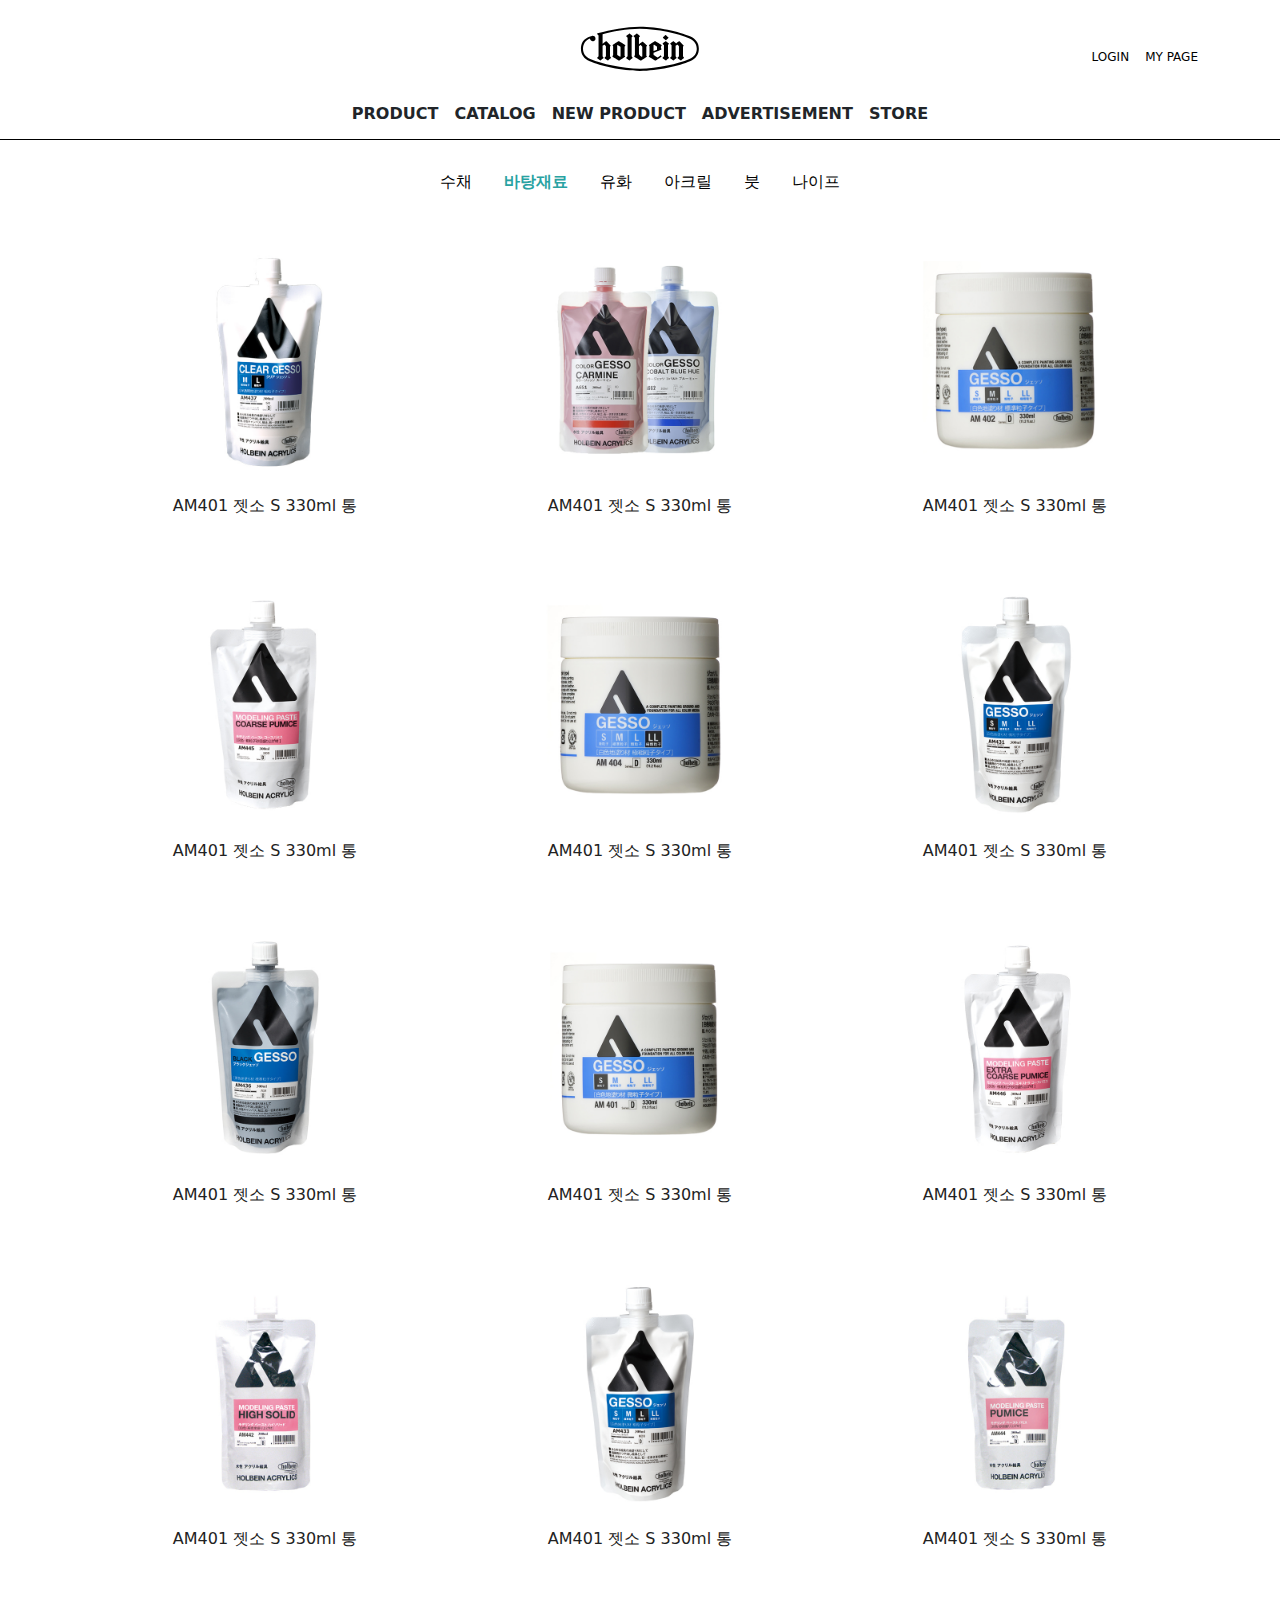
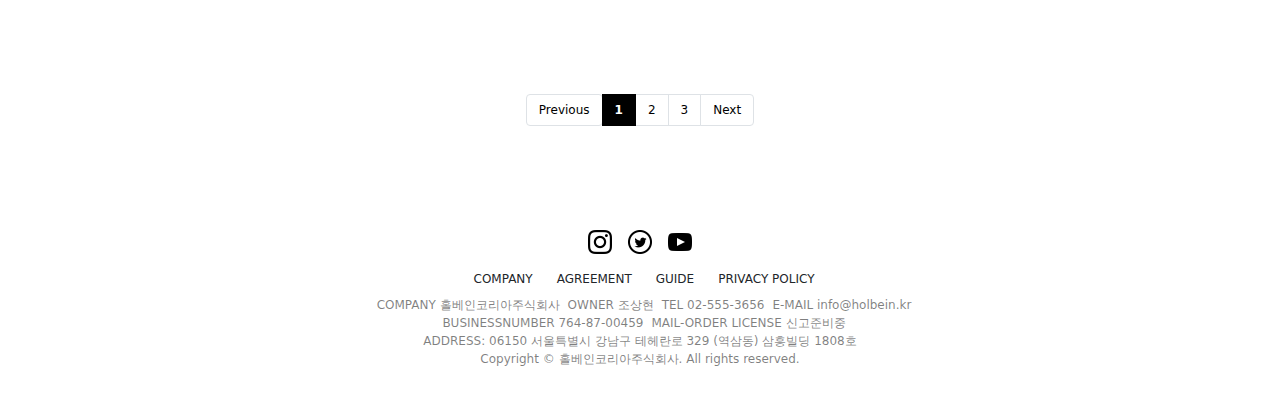
<file: subPage2.html>
<!DOCTYPE html>
  <html lang="en">
    
    <head>
      <meta charset="UTF-8">
      <meta http-equiv="X-UA-Compatible" content="IE=edge">
      <meta name="viewport" content="width=device-width, initial-scale=1.0">
      <title>subPage1</title>
      <link rel="stylesheet" href="css/subPageStyle.css">
      <link rel="stylesheet" href="css/bootstrap.min.css">
      <link rel="shortcut icon" href="images/favicon.png">
      <link rel="stylesheet" href="css/common.css">
  </head>
  <body>
  <header>
    <!-- ================== navi ================== -->
    <div class="container navbar-expand-md">
      <div class="row position-relative">
        <h1 class="logo text-center px-0 py-2"><a href="index.html"><svg version="1.1" id="레이어_1"
              xmlns="http://www.w3.org/2000/svg" xmlns:xlink="http://www.w3.org/1999/xlink" x="0px" y="0px"
              width="120px" height="80px" viewBox="0 0 348.344 139.074" enable-background="new 0 0 348.344 139.074"
              xml:space="preserve">
              <g>
                <path d="M301.544,96.996c-0.652-0.653-2.551-2.541-2.551-2.541V65.449c0.746-0.663,1.385-1.334,1.702-1.732
c0.362-0.454,0.46-0.953-0.271-1.897c-1.564-2.021-10.07-10.742-10.728-11.339c-1.022-0.93-1.541-0.979-2.491-0.271
c-1.209,0.9-7.634,5.756-7.867,5.933c0,0-5.973-5.113-6.686-5.734c-0.698-0.607-1.619-0.965-2.49-0.311
c-0.873,0.653-7.143,5.383-8.014,6.036c-0.873,0.653-0.506,1.235,0.147,1.89c0.654,0.654,3.488,3.395,3.488,3.395v32.414
c0,0-2.825,2.74-3.48,3.395c-0.654,0.654-1.02,1.236-0.147,1.89c0.871,0.653,7.141,5.383,8.014,6.036
c0.871,0.653,1.836,0.343,2.489-0.312c0.654-0.653,6.879-5.827,7.438-6.378c0.556-0.551,0.653-0.813,0-1.467
c-0.653-0.653-2.555-2.541-2.555-2.541V63.851c-0.011-0.564,0.114-0.857,0.563-1.221c1.785-1.443,4.246-3.33,4.98-2.709
c0.934,0.787,2.465,2.196,3.48,3.668c0.561,0.75,0.648,1.228,0.672,2.279v27.965c0,0-2.832,2.74-3.487,3.395
c-0.653,0.654-1.021,1.236-0.147,1.89c0.871,0.653,7.141,5.383,8.014,6.036c0.871,0.653,1.836,0.343,2.488-0.312
c0.654-0.653,6.879-5.827,7.438-6.378C302.101,97.912,302.198,97.65,301.544,96.996z"></path>
                <path d="M149.908,38.753c0,0,1.896-1.888,2.55-2.541c0.653-0.654,0.555-0.916,0-1.467c-0.559-0.551-6.783-5.725-7.438-6.378
c-0.653-0.654-1.618-0.965-2.489-0.311c-0.872,0.654-7.143,5.382-8.014,6.036c-0.872,0.653-0.506,1.235,0.147,1.889
c0.655,0.654,3.488,3.396,3.488,3.396v54.455c0,0-2.826,2.74-3.48,3.395c-0.654,0.654-1.02,1.236-0.148,1.89
s7.141,5.383,8.014,6.036c0.871,0.653,1.835,0.343,2.489-0.312c0.654-0.653,6.879-5.827,7.438-6.378
c0.555-0.551,0.653-0.813,0-1.467c-0.654-0.653-2.558-2.541-2.558-2.541V38.753z"></path>
                <path d="M131.323,63.069c0.267-0.363,0.522-1.593-0.346-2.135c-1.453-0.905-15.885-9.761-17.509-10.765
c-1.021-0.63-1.72-0.406-2.41,0.054c-1.556,1.04-14.45,9.612-16.183,10.904c-1.083,0.808,0.291,2.015,1.313,3.028v26.222
c0,0-1.655,2.087-1.901,2.424c-0.267,0.363-0.522,1.594,0.346,2.135c1.453,0.905,15.884,9.761,17.509,10.765
c1.021,0.631,1.72,0.406,2.41-0.055c1.556-1.039,14.45-9.611,16.183-10.904c1.083-0.808-0.324-2.015-1.346-3.027V65.492
C129.389,65.492,131.077,63.406,131.323,63.069z M116.199,95.014c-1.085-0.621-4.534-2.948-6.597-4.332
c-0.831-0.558-1.662-0.941-1.662-3.116V63.74c0-2.644,0.521-3.426,1.471-2.884c1.085,0.62,4.534,2.947,6.597,4.331
c0.831,0.558,1.649,0.942,1.649,3.116v23.826C117.657,94.774,117.149,95.556,116.199,95.014z"></path>
                <path d="M159.441,39.377c0,0-2.874-2.741-3.528-3.396c-0.654-0.654-1.02-1.236-0.147-1.889c0.871-0.654,7.142-5.382,8.014-6.036
c0.871-0.654,1.835-0.343,2.489,0.311c0.654,0.653,6.879,5.827,7.438,6.378c0.555,0.551,0.653,0.813,0,1.467
c-0.654,0.653-2.541,2.541-2.541,2.541v20.081c0.232-0.177,8.448-6.41,9.657-7.311c0.951-0.708,1.471-0.659,2.492,0.271
c0.656,0.598,9.162,8.004,10.727,10.025c0.73,0.944,0.633,1.443,0.271,1.897c-0.318,0.397-0.988,1.069-1.732,1.732v26.266
c1.02,1.013,2.493,2.22,1.41,3.027c-1.732,1.293-14.627,9.865-16.184,10.904c-0.688,0.461-1.388,0.686-2.408,0.055
c-1.625-1.004-16.056-9.859-17.51-10.765c-0.869-0.541-0.612-1.771-0.346-2.135c0.247-0.337,1.899-2.424,1.899-2.424V39.377z
 M180.809,67.149c-0.024-1.051-0.071-1.529-0.634-2.279c-1.015-1.472-2.545-2.88-3.479-3.668c-0.734-0.62-3.197,1.267-4.982,2.709
c-0.449,0.364-0.562,0.657-0.55,1.221V86.58c0.015,3.192,3.086,5.311,3.917,5.868c2.451,1.644,3.64,2.265,4.373,2.566
c1.314,0.539,1.354-0.24,1.354-2.885V67.149z"></path>
                <path
                  d="M213.462,63.044c0.001-3.015,0.871-3.582,1.82-3.04c1.086,0.62,4.535,2.948,6.598,4.332c0.83,0.558,1.65,0.942,1.65,3.116
v6.813c-3.486,1.487-7.442,3.188-10.068,4.302V63.044z M236.259,73.652c1.082-0.808-0.291-2.015-1.313-3.027v-5.132
c0,0,1.678-2.086,1.925-2.423c0.267-0.363,0.522-1.593-0.346-2.135c-1.454-0.905-15.886-9.761-17.509-10.765
c-1.021-0.63-1.721-0.406-2.41,0.054c-1.556,1.04-14.45,9.612-16.184,10.904c-1.082,0.808,0.291,2.015,1.313,3.028v26.222
c0,0-1.654,2.087-1.9,2.424c-0.267,0.363-0.523,1.594,0.346,2.135c1.453,0.905,15.884,9.761,17.509,10.765
c1.021,0.631,1.721,0.406,2.409-0.055c1.387-0.926,13.672-9.173,16.356-10.975c0.327-0.221,0.413-0.693,0.038-1.247
c-0.182-0.265-1.342-2.171-1.771-2.435c-0.252-0.153-0.664-0.111-1.084,0.189c-2.01,1.445-8.495,6.042-9.168,5.603
c-1.045-0.684-7.257-4.716-9.319-6.1c-0.831-0.558-1.688-0.941-1.688-3.116V83.61C218.718,81.313,235.75,74.032,236.259,73.652z">
                </path>
                <g>
                  <path
                    d="M241.035,38.422c-0.537,0.546-0.703,1.356,0.336,2.222c0.886,0.738,6.367,5.58,6.854,6.013
  c0.645,0.574,1.361,0.597,2.245-0.33c0.652-0.652,5.711-5.311,6.14-5.747c0.537-0.545,0.703-1.356-0.336-2.222
  c-0.885-0.738-6.393-5.552-6.854-6.013c-0.462-0.462-1.551-0.594-2.243,0.33C246.943,32.907,242.074,37.366,241.035,38.422z">
                  </path>
                  <path d="M255.48,60.794c0,0,1.896-1.888,2.551-2.542c0.652-0.654,0.555-0.916,0-1.466c-0.561-0.551-6.783-5.725-7.438-6.378
  c-0.654-0.654-1.619-0.965-2.49-0.311c-0.872,0.653-7.143,5.383-8.014,6.036s-0.506,1.235,0.147,1.89
  c0.655,0.654,3.487,3.395,3.487,3.395v32.414c0,0-2.824,2.74-3.48,3.395c-0.652,0.654-1.02,1.236-0.146,1.89
  c0.871,0.653,7.142,5.383,8.014,6.036c0.871,0.653,1.836,0.343,2.49-0.312c0.654-0.653,6.877-5.827,7.436-6.378
  c0.557-0.551,0.654-0.813,0-1.467c-0.652-0.653-2.557-2.541-2.557-2.541V60.794z"></path>
                </g>
                <path
                  d="M319.3,35.418C289.474,22.227,225.259,7.507,173.848,7.507c-39.596,0-86.776,8.732-120.002,18.772
c0,0-2.872,1.024-3.596,1.41c-0.961,0.512-0.539,1.507,0.115,2.161c0.645,0.644,3.397,3.307,3.48,3.388l0.008,60.593
c0,0-2.826,2.74-3.48,3.395c-0.654,0.654-1.02,1.236-0.147,1.89c0.871,0.653,7.141,5.383,8.014,6.036
c0.871,0.653,1.835,0.343,2.489-0.312c0.654-0.653,6.878-5.827,7.438-6.378c0.555-0.551,0.653-0.813,0-1.467
c-0.654-0.653-2.558-2.541-2.558-2.541l0.003-30.604c-0.012-0.564,0.114-0.857,0.564-1.221c1.784-1.443,4.246-3.33,4.98-2.709
c0.934,0.787,2.464,2.196,3.479,3.668c0.561,0.75,0.609,1.228,0.633,2.279v27.965c0,0-2.794,2.74-3.448,3.395
s-1.02,1.236-0.147,1.89c0.871,0.653,7.141,5.383,8.014,6.036c0.871,0.653,1.836,0.343,2.489-0.312
c0.654-0.653,6.878-5.827,7.438-6.378c0.555-0.551,0.653-0.813,0-1.467c-0.654-0.653-2.551-2.541-2.551-2.541V65.449
c0.746-0.663,1.384-1.334,1.701-1.732c0.362-0.454,0.46-0.953-0.271-1.897c-1.564-2.021-10.069-10.742-10.727-11.339
c-1.021-0.93-1.542-0.979-2.492-0.271c-1.209,0.9-9.429,7.134-9.662,7.311l-0.013-27.707
c26.957-7.578,72.658-16.009,108.249-15.817c51.443,0.277,111.75,14.535,142.279,27.201c18.51,7.68,22.748,20.121,22.77,30.656
c-0.021,10.536-4.26,22.977-22.77,30.657c-30.528,12.665-90.836,27.2-142.279,27.2c-51.444,0-111.75-14.535-142.278-27.2
C13.058,94.831,8.82,82.39,8.799,71.854c0-12.948,6.86-24.158,19.966-29.567c1.624,6.788,6.68,9.011,11.56,7.237
c3.948-1.434,5.777-5.819,4.092-10.369c-1.112-3.001-3.984-5.441-9.99-4.798c-5.598,0.6-15.854,5.233-21.919,11.5
c-2.359,2.438-9.817,11.15-9.804,25.996c0,16.23,8.162,28.683,25.691,36.436c29.825,13.191,94.041,27.911,145.452,27.911
c51.412,0,115.626-14.72,145.453-27.911c17.529-7.753,25.691-20.205,25.691-36.436C344.992,55.624,336.83,43.172,319.3,35.418z">
                </path>
              </g>
            </svg></a></h1>
        <ul class="position-absolute end-0 w-auto nav pt-5 d-none d-md-block" id="rightGnb">
          <li class="float-start nav-item ms-3"><a href="login.html">LOGIN</a></li>
          <li class="float-start nav-item ms-3"><a href="#void">MY PAGE</a></li>
        </ul>
        <div class="navbar-toggler position-absolute ps-4 mt-4" data-bs-toggle="collapse" data-bs-target="#nav" style="width: 70px;">
          <a href="#"><img src="images/menu-btn.png" alt="menu button"></a>
        </div>
      </div>
      <div class="row">
        <nav id="nav" class="collapse navbar-collapse justify-content-around">
          <ul class="navbar-nav text-center mx-2 fw-bold">
            <li class="nav-item"><a href="subPage1.html" class="nav-link h6 text-dark fw-bold">PRODUCT</a></li>
            <li class="nav-item"><a href="#void" class="nav-link h6 text-dark fw-bold">CATALOG</a></li>
            <li class="nav-item"><a href="subPage1.html" class="nav-link h6 text-dark fw-bold">NEW PRODUCT</a></li>
            <li class="nav-item"><a href="#void" class="nav-link h6 text-dark fw-bold">ADVERTISEMENT</a></li>
            <li class="nav-item"><a href="#void" class="nav-link h6 text-dark fw-bold">STORE</a></li>
          </ul>
        </nav>
      </div>
    </div>
  </header>
    <!-- ================== container ================== -->
    <div id="container">
    <!-- ================== quick menu ================== -->
    <div class=" quickMenuWrap">
      <ul class="text-center justify-content-center d-flex m-4 pt-2 nav h6">
        <li class="quickItem mx-3"><a href="subPage1.html">수채</a></li>
        <li class="quickItem mx-3 active"><a href="subPage2.html">바탕재료</a></li>
        <li class="quickItem mx-3"><a href="#void">유화</a></li>
        <li class="quickItem mx-3"><a href="#void">아크릴</a></li>
        <li class="quickItem mx-3"><a href="#void">붓</a></li>
        <li class="quickItem mx-3"><a href="#void">나이프</a></li>
      </ul>
    </div>
    <!-- ================== items page2 ================== -->
    <div class=" itemsPage2Wrap">
      <div class="card-content text-center pb-5">
        <div class="card border-0">
          <div class="card-image"><img src="images/item2/item2-1.jpg" alt="item2-1"></div>
          <div class="card-info">
            <h3>AM401
              젯소 S
              330ml 통
            </h3>
          </div>
        </div>
        <div class="card border-0">
          <div class="card-image"><img src="images/item2/item2-2.jpg" alt="item2-2"></div>
          <div class="card-info">
            <h3>AM401
              젯소 S
              330ml 통
            </h3>
          </div>
        </div>
        <div class="card border-0">
          <div class="card-image"><img src="images/item2/item2-3.jpg" alt="item2-3"></div>
          <div class="card-info">
            <h3>AM401
              젯소 S
              330ml 통
            </h3>
          </div>
        </div>
        <div class="card border-0">
          <div class="card-image"><img src="images/item2/item2-4.jpg" alt="item2-4"></div>
          <div class="card-info">
            <h3>AM401
              젯소 S
              330ml 통
            </h3>
          </div>
        </div>
        <div class="card border-0">
          <div class="card-image"><img src="images/item2/item2-5.jpg" alt="item2-5"></div>
          <div class="card-info">
            <h3>AM401
              젯소 S
              330ml 통
            </h3>
          </div>
        </div>
        <div class="card border-0">
          <div class="card-image"><img src="images/item2/item2-6.jpg" alt="item2-6"></div>
          <div class="card-info">
            <h3>AM401
              젯소 S
              330ml 통
            </h3>
          </div>
        </div>
        <div class="card border-0">
          <div class="card-image"><img src="images/item2/item2-7.jpg" alt="item2-7"></div>
          <div class="card-info">
            <h3>AM401
              젯소 S
              330ml 통
            </h3>
          </div>
        </div>
        <div class="card border-0">
          <div class="card-image"><img src="images/item2/item2-8.jpg" alt="item2-8"></div>
          <div class="card-info">
            <h3>AM401
              젯소 S
              330ml 통
            </h3>
          </div>
        </div>
        <div class="card border-0">
          <div class="card-image"><img src="images/item2/item2-9.jpg" alt="item2-9"></div>
          <div class="card-info">
            <h3>AM401
              젯소 S
              330ml 통
            </h3>
          </div>
        </div>
        <div class="card border-0">
          <div class="card-image"><img src="images/item2/item2-10.jpg" alt="item2-10"></div>
          <div class="card-info">
            <h3>AM401
              젯소 S
              330ml 통
            </h3>
          </div>
        </div>
        <div class="card border-0">
          <div class="card-image"><img src="images/item2/item2-11.jpg" alt="item2-11"></div>
          <div class="card-info">
            <h3>AM401
              젯소 S
              330ml 통
            </h3>
          </div>
        </div>
        <div class="card border-0">
          <div class="card-image"><img src="images/item2/item2-12.jpg" alt="item2-12"></div>
          <div class="card-info">
            <h3>AM401
              젯소 S
              330ml 통
            </h3>
          </div>
        </div>
        <div class="card border-0">
          <div class="card-image"><img src="images/item2/item2-13.jpg" alt="item2-13"></div>
          <div class="card-info">
            <h3>AM401
              젯소 S
              330ml 통
            </h3>
          </div>
        </div>
        <div class="card border-0">
          <div class="card-image"><img src="images/item2/item2-14.jpg" alt="item2-14"></div>
          <div class="card-info">
            <h3>AM401
              젯소 S
              330ml 통
            </h3>
          </div>
        </div>
        <div class="card border-0">
          <div class="card-image"><img src="images/item2/item2-15.jpg" alt="item2-15"></div>
          <div class="card-info">
            <h3>AM401
              젯소 S
              330ml 통
            </h3>
          </div>
        </div>
        <div class="card border-0">
          <div class="card-image"><img src="images/item2/item2-16.jpg" alt="item2-16"></div>
          <div class="card-info">
            <h3>AM401
              젯소 S
              330ml 통
            </h3>
          </div>
        </div>
        <div class="card border-0">
          <div class="card-image"><img src="images/item2/item2-17.jpg" alt="item2-17"></div>
          <div class="card-info">
            <h3>AM401
              젯소 S
              330ml 통
            </h3>
          </div>
        </div>
        <div class="card border-0">
          <div class="card-image"><img src="images/item2/item2-18.jpg" alt="item2-18"></div>
          <div class="card-info">
            <h3>AM401
              젯소 S
              330ml 통
            </h3>
          </div>
        </div>
        <div class="card border-0">
          <div class="card-image"><img src="images/item2/item2-19.jpg" alt="item2-19"></div>
          <div class="card-info">
            <h3>AM401
              젯소 S
              330ml 통
            </h3>
          </div>
        </div>
        <div class="card border-0">
          <div class="card-image"><img src="images/item2/item2-20.jpg" alt="item2-20"></div>
          <div class="card-info">
            <h3>AM401
              젯소 S
              330ml 통
            </h3>
          </div>
        </div>
        <div class="card border-0">
          <div class="card-image"><img src="images/item2/item2-21.jpg" alt="item2-21"></div>
          <div class="card-info">
            <h3>AM401
              젯소 S
              330ml 통
            </h3>
          </div>
        </div>
        <div class="card border-0">
          <div class="card-image"><img src="images/item2/item2-22.jpg" alt="item2-22"></div>
          <div class="card-info">
            <h3>AM401
              젯소 S
              330ml 통
            </h3>
          </div>
        </div>
        <div class="card border-0">
          <div class="card-image"><img src="images/item2/item2-23.jpg" alt="item2-23"></div>
          <div class="card-info">
            <h3>AM401
              젯소 S
              330ml 통
            </h3>
          </div>
        </div>
        <div class="card border-0">
          <div class="card-image"><img src="images/item2/item2-24.jpg" alt="item2-24"></div>
          <div class="card-info">
            <h3>AM401
              젯소 S
              330ml 통
            </h3>
          </div>
        </div>
        <div class="card border-0">
          <div class="card-image"><img src="images/item2/item2-25.jpg" alt="item2-25"></div>
          <div class="card-info">
            <h3>AM401
              젯소 S
              330ml 통
            </h3>
          </div>
        </div>
        <div class="card border-0">
          <div class="card-image"><img src="images/item2/item2-26.jpg" alt="item2-26"></div>
          <div class="card-info">
            <h3>AM401
              젯소 S
              330ml 통
            </h3>
          </div>
        </div>
        <div class="card border-0">
          <div class="card-image"><img src="images/item2/item2-27.jpg" alt="item2-27"></div>
          <div class="card-info">
            <h3>AM401
              젯소 S
              330ml 통
            </h3>
          </div>
        </div>
        <div class="card border-0">
          <div class="card-image"><img src="images/item2/item2-28.jpg" alt="item2-28"></div>
          <div class="card-info">
            <h3>AM401
              젯소 S
              330ml 통
            </h3>
          </div>
        </div>
        <div class="card border-0">
          <div class="card-image"><img src="images/item2/item2-29.jpg" alt="item2-29"></div>
          <div class="card-info">
            <h3>AM401
              젯소 S
              330ml 통
            </h3>
          </div>
        </div>
      </div>
      <!-- ================== pagination ================== -->
      <div class="pagination justify-content-center mt-5">
        <ul>
        <li class="page-item previous-page disable"><a class="page-link" href="#" tabindex="-1"
            aria-disabled="true">Previous</a></li>
        <li class="page-item current-page active"><a class="page-link" href="#">1</a></li>
        <li class="page-item dots"><a class="page-link" href="#">...</a></li>
        <li class="page-item current-page"><a class="page-link" href="#">5</a></li>
        <li class="page-item current-page"><a class="page-link" href="#">6</a></li>
        <li class="page-item dots"><a class="page-link" href="#">...</a></li>
        <li class="page-item current-page"><a class="page-link" href="#">10</a></li>
        <li class="page-item next-page"><a class="page-link" href="#">Next</a></li>
        </ul>
      </div>
    </div>
  </div>
  <!-- ================== footer ================== -->
  <footer>
    <div class="container py-5 mt-5 text-center">
      <ul class="sns px-0 nav justify-content-center">
        <li class="p-2"><a href="#void"><img src="images/instagram.png" alt="instagram"></a></li>
        <li class="p-2"><a href="#void"><img src="images/twitter.png" alt="twitter"></a></li>
        <li class="p-2"><a href="#void"><img src="images/youtube.png" alt="youtube"></a></li>
      </ul>
      <ul class="footMenu nav justify-content-center">
        <li class="nav-item p-2"><a href="#void" class="text-dark ms-2">COMPANY</a></li>
        <li class="nav-item p-2"><a href="#void" class="text-dark ms-2">AGREEMENT</a></li>
        <li class="nav-item p-2"><a href="#void" class="text-dark ms-2">GUIDE</a></li>
        <li class="nav-item p-2"><a href="#void" class="text-dark ms-2">PRIVACY POLICY</a></li>
      </ul>
      <ul class="contact nav justify-content-center">
        <li class="ms-2 "><a href="#void" class="text-black-50">COMPANY 홀베인코리아주식회사</a></li>
        <li class="ms-2"><a href="#void" class="text-black-50">OWNER 조상현</a></li>
        <li class="ms-2"><a href="#void" class="text-black-50">TEL 02-555-3656</a></li>
        <li class="ms-2"><a href="#void" class="text-black-50">E-MAIL info@holbein.kr</a></li>
      </ul>
      <ul class="contact nav justify-content-center">
        <li class="ms-2 "><a href="#void" class="text-black-50">BUSINESSNUMBER 764-87-00459</a></li>
        <li class="ms-2"><a href="#void" class="text-black-50">MAIL-ORDER LICENSE 신고준비중</a></li>
      </ul>
      <address class="mb-0 text-black-50">
        ADDRESS: 06150 서울특별시 강남구 테헤란로 329 (역삼동) 삼흥빌딩 1808호
      </address>
      <p class="text-black-50">Copyright © 홀베인코리아주식회사. All rights reserved.</p>
    </div>
  </footer>
  <!-- ================== script ================== -->
  <script src="js/bootstrap.bundle.min.js"></script>
  <script src="https://cdnjs.cloudflare.com/ajax/libs/jquery/3.6.0/jquery.min.js"></script>
  <script src="https://stackpath.bootstrapcdn.com/bootstrap/4.3.1/js/bootstrap.min.js"></script>
  <script type="text/javascript">
    function getPageList(totalPages, page, maxLength) {
      function range(start, end) {
        return Array.from(Array(end - start + 1), (_, i) => i + start);
      }

      var sideWidth = maxLength < 9 ? 1 : 2;
      var leftWidth = (maxLength - sideWidth * 2 - 3) >> 1;
      var rightWidth = (maxLength - sideWidth * 2 - 3) >> 1;

      if (totalPages <= maxLength) {
        return range(1, totalPages);
      }

      if (page <= maxLength - sideWidth - 1 - rightWidth) {
        return range(1, maxLength - sideWidth - 1).concat(0, range(totalPages - sideWidth + 1, totalPages));
      }

      if (page >= totalPages - sideWidth - 1 - rightWidth) {
        return range(1, sideWidth).concat(0, range(totalPages - sideWidth - 1 - rightWidth - leftWidth, totalPages));
      }

      return range(1, sideWidth).concat(0, range(page - leftWidth, page + rightWidth), 0, range(totalPages - sideWidth + 1, totalPages));
    }

    $(function () {
      var numberOfItems = $(".card-content .card").length;
      var limitPerPage = 12; //How many card items visible per a page
      var totalPages = Math.ceil(numberOfItems / limitPerPage);
      var paginationSize = 7; //How many page elements visible in the pagination
      var currentPage;

      function showPage(whichPage) {
        if (whichPage < 1 || whichPage > totalPages) return false;

        currentPage = whichPage;

        $(".card-content .card").hide().slice((currentPage - 1) * limitPerPage, currentPage * limitPerPage).show();

        $(".pagination li").slice(1, -1).remove();

        getPageList(totalPages, currentPage, paginationSize).forEach(item => {
          $("<li>").addClass("page-item").addClass(item ? "current-page" : "dots")
            .toggleClass("active", item === currentPage).append($("<a>").addClass("page-link")
              .attr({ href: "javascript:void(0)" }).text(item || "...")).insertBefore(".next-page");
        });

        $(".previous-page").toggleClass("disable", currentPage === 1);
        $(".next-page").toggleClass("disable", currentPage === totalPages);
        return true;
      }

      $(".pagination").append(
        $("<li>").addClass("page-item").addClass("previous-page").append($("<a>").addClass("page-link").attr({ href: "javascript:void(0)" }).text("Prev")),
        $("<li>").addClass("page-item").addClass("next-page").append($("<a>").addClass("page-link").attr({ href: "javascript:void(0)" }).text("Next"))
      );

      $(".card-content").show();
      showPage(1);

      $(document).on("click", ".pagination li.current-page:not(.active)", function () {
        return showPage(+$(this).text());
      });

      $(".next-page").on("click", function () {
        return showPage(currentPage + 1);
      });

      $(".previous-page").on("click", function () {
        return showPage(currentPage - 1);
      });
    });
  </script>
</body>
</html>
</file>
<file: css/main.css>
/* owl plugin*/
.owl-prev{
  left: -5px;
}
.owl-next{
  right: -5px;
}
.owl-prev, .owl-next{
  position: absolute;
  top: 30%;
}
.owl-prev span, .owl-next span{
  font-size: 50px;
  color: #787878;
}
.owl-theme .owl-nav [class*="owl-"]:hover{
  background-color: transparent;
}
/* fixed banner */
.fixedBanner{
  height:210px;
  background-position: center;
  background-attachment:fixed;
  background-image: url(../images/background.jpg);
  width: 100%;
}
.arrowText>a{
  font-weight: 500;
  letter-spacing: 0.05em;
  padding-right: 20px;
  background: url(../images/arrow.png)no-repeat right;
}
</file>
<file: css/common.css>
/* 모든 요소의 바깥여백, 안쪽 여백 제거하기 */
body,h1,h2,h3,h4,h5,h6,dl,dt,dd,ul,ol,li,p,form,fieldset,button,input{
    margin:0;
    padding:0;
}
/* a의 글자색 밑줄 */
a{
    color:black;
    text-decoration:none;
}
/* li 장식제거 */
li{
    list-style: none;
}

/* 글자크기, 글씨체, 기본 글자색, 줄간격, 자간 */
body{
  color:#333;
  font-size: 0.75em;
  /* font-size:13px; */
    /* line-height: 1;
    letter-spacing: 0.1em; */
    /* font-family: 'Noto Sans KR', sans-serif; */
}
/* header */
header{
  border-bottom: 1px solid black;
}
span{
  font-size: 15px;
  font-weight: 500;
}
/* vertical  img button input select */
img,button,input,select,video{
    vertical-align: middle;
}
/* label button 커서모양 */
label,button{
    cursor:pointer;
}
/* hr */
hr{
    display: none;
}
/* 기울기 address, em, i */
address,em,i{
    font-style:normal;
}
/* img, iframe,fieldset 테두리 */
img,iframe,fieldset{
    border:0;
}
/* table 이중선 */
table{
    border-collapse: collapse;
    border-spacing: 0;
}
/* .blind section 제목이 필수 사항이지만,
 화면에서는 사라지고, 사이트 목차로는 읽혀야됨 */
.blind{
    position: absolute;
    top:-9999px;
}
/* .clearFix float된 자식을 가지는 부모의 높이 찾아주기 */
.clearFix::after{
    content:"";
    display: block;
    clear: both;
}
/* .skip */
.skip a{
    display: block;
    line-height: 2;
    background:black;
    color:white;
    text-align: center;
    position: absolute;
    top:-9999px;
    width:100%;
}
.skip a:focus{
    top:0;
}
div{
  box-sizing: border-box;
}
</file>
<file: css/subPageStyle.css>
.active a{
  font-weight: bolder;
  color: #28a2a2;
}
/* items page */
.card-content{
  display: flex;
  justify-content: center;
  align-items: center;
  flex-wrap: wrap;
  margin: 30px;
}
.card{
  position: relative;
  background: #fff;
  max-width: 325px;
  width: 325px;
  height: auto;
  margin: 25px;
  border-radius: 10px;
  overflow: hidden;
}
.card-image{
  max-height: 200px;
}
.card-image img{
  max-width: 70%;
  height: auto;
}
.card-info{
  position: relative;
  color: #222;
  padding: 50px 20px 20px;
}
.card-info h3{
  font-size: 16px;
  font-weight: 500;
  margin-bottom: 5px;
}
</file>
